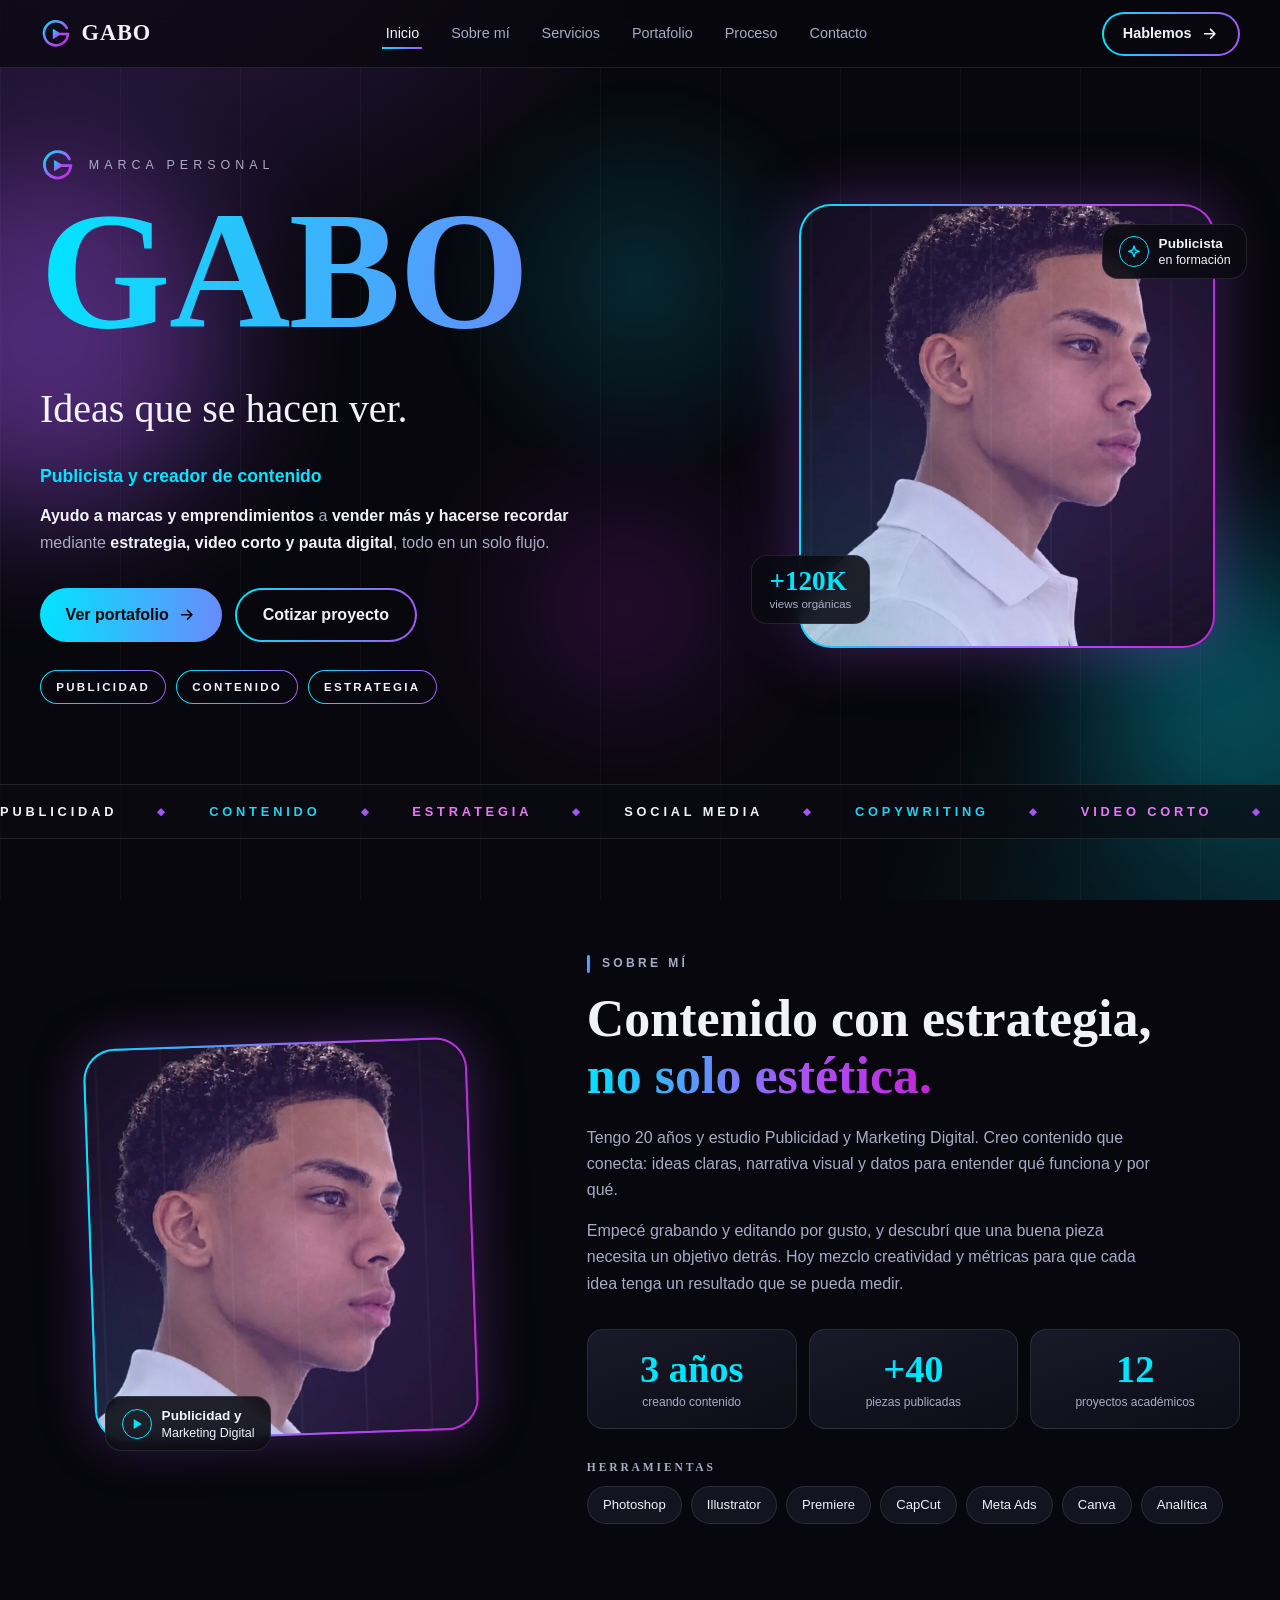
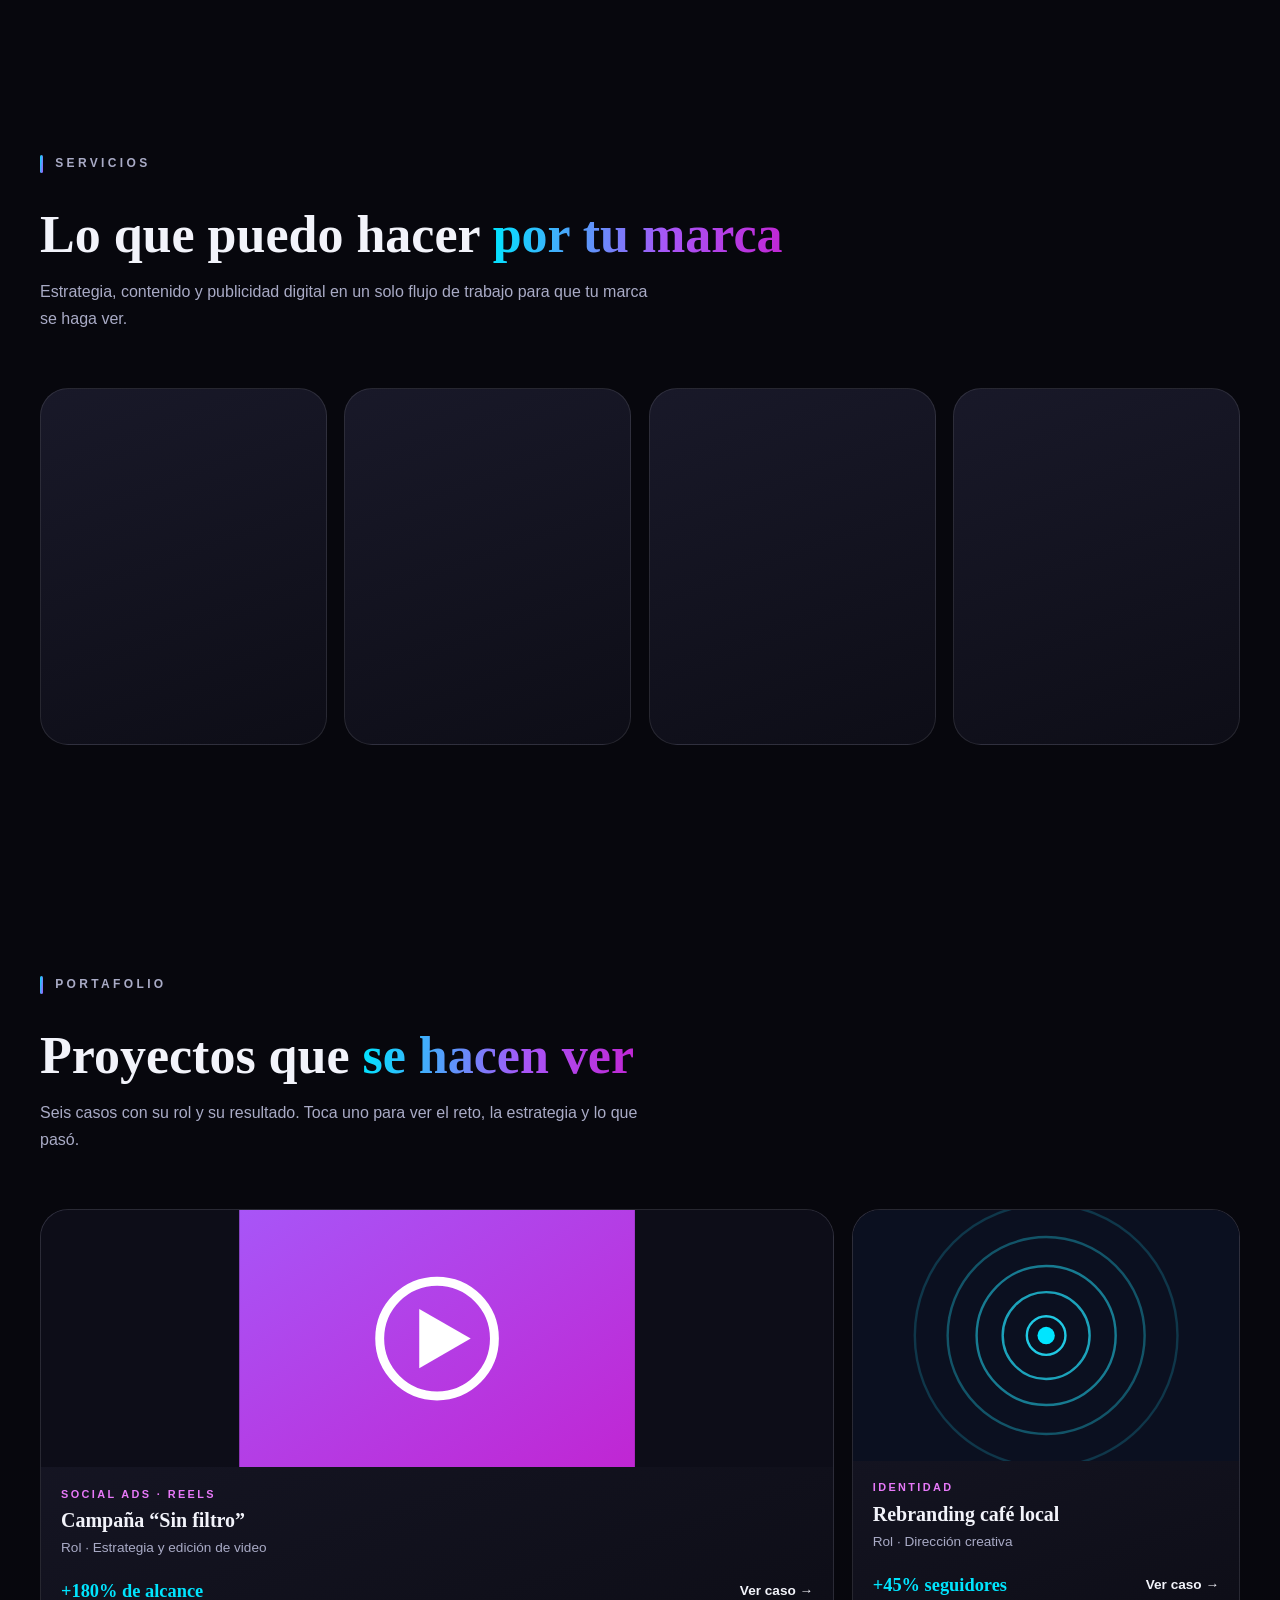
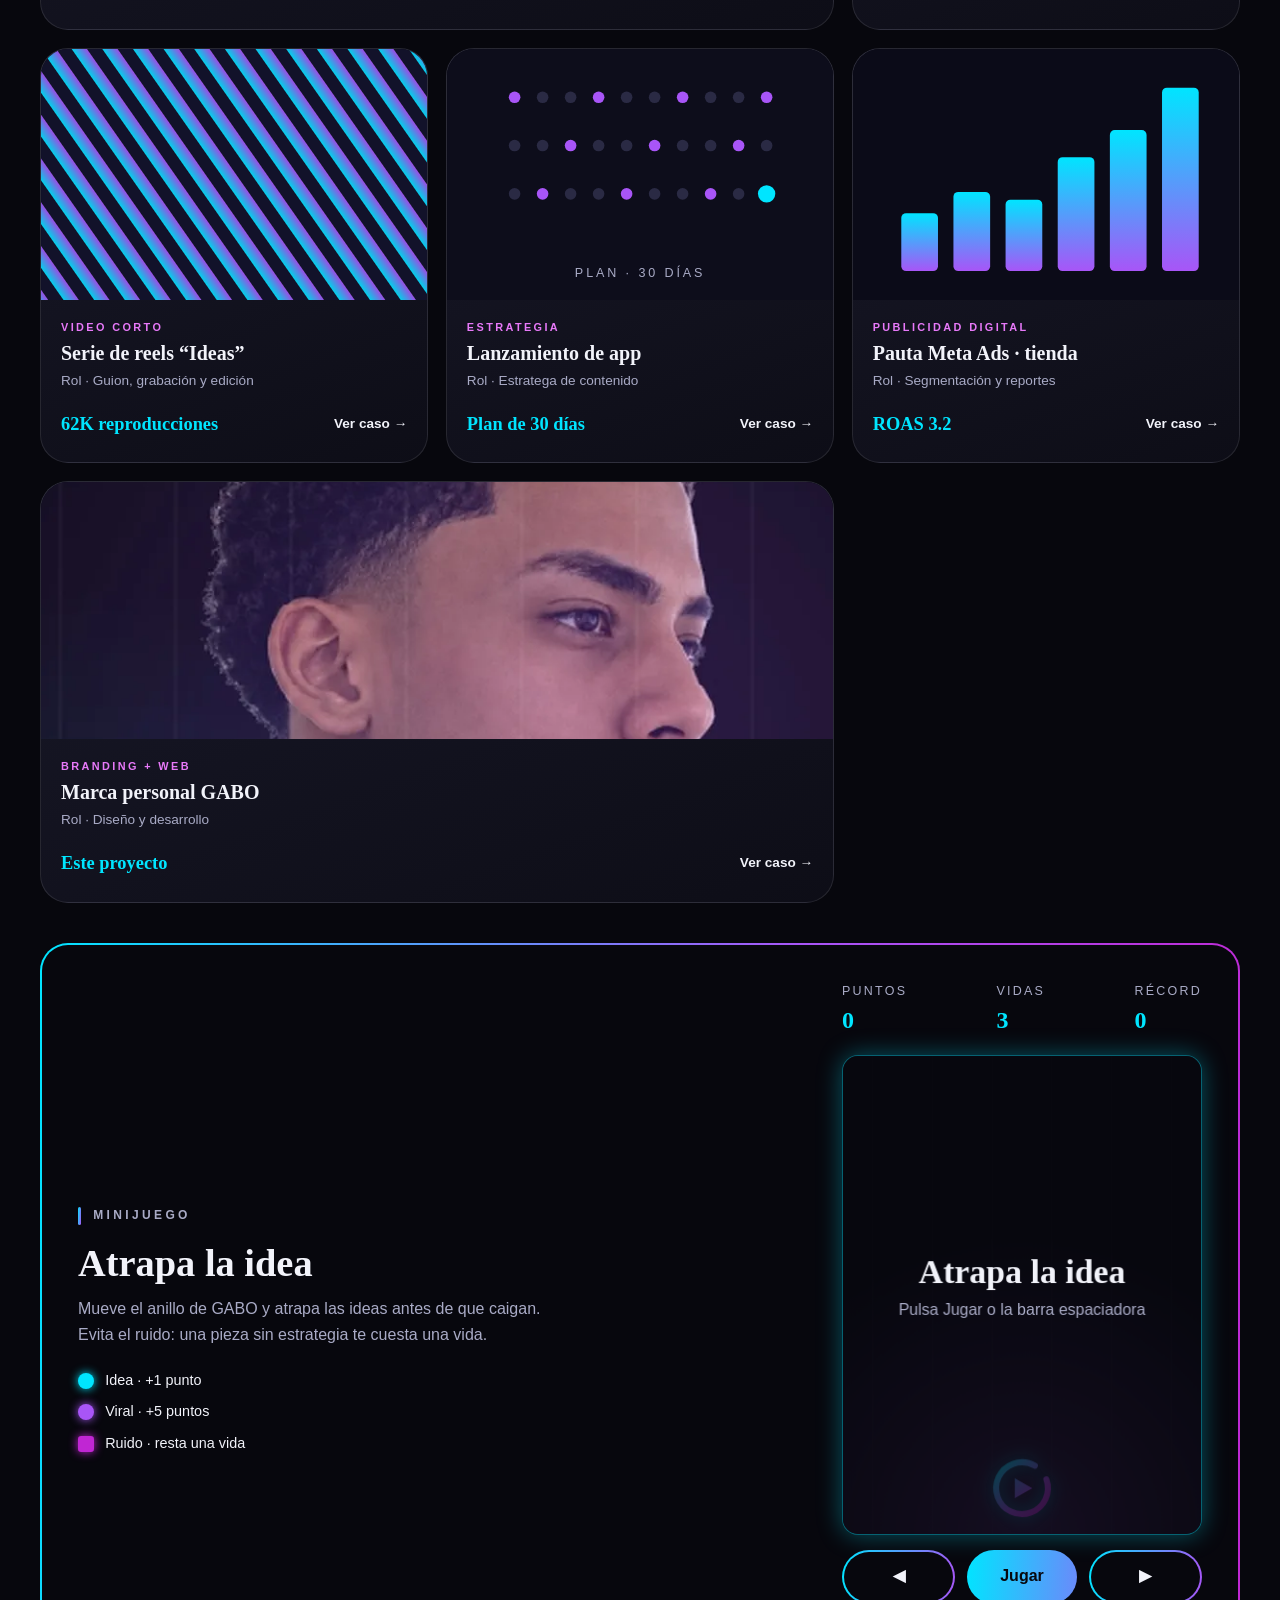
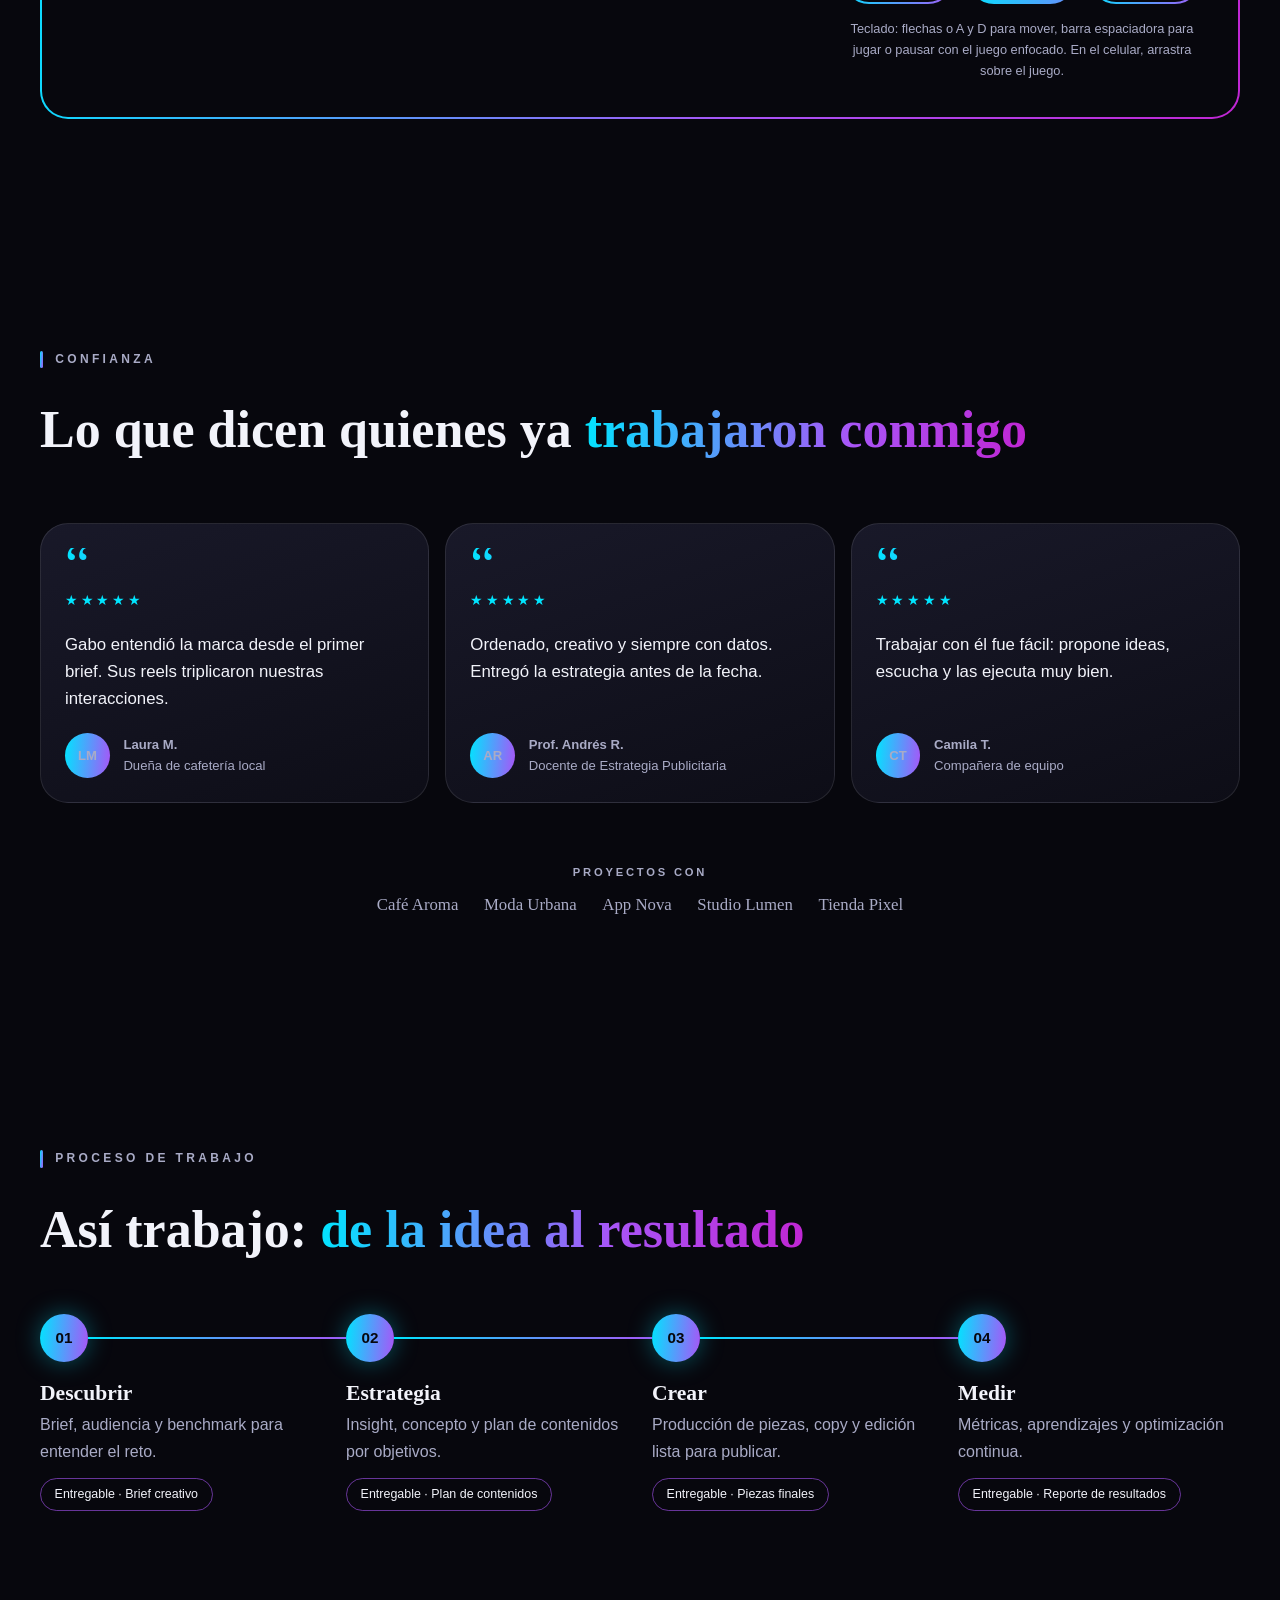
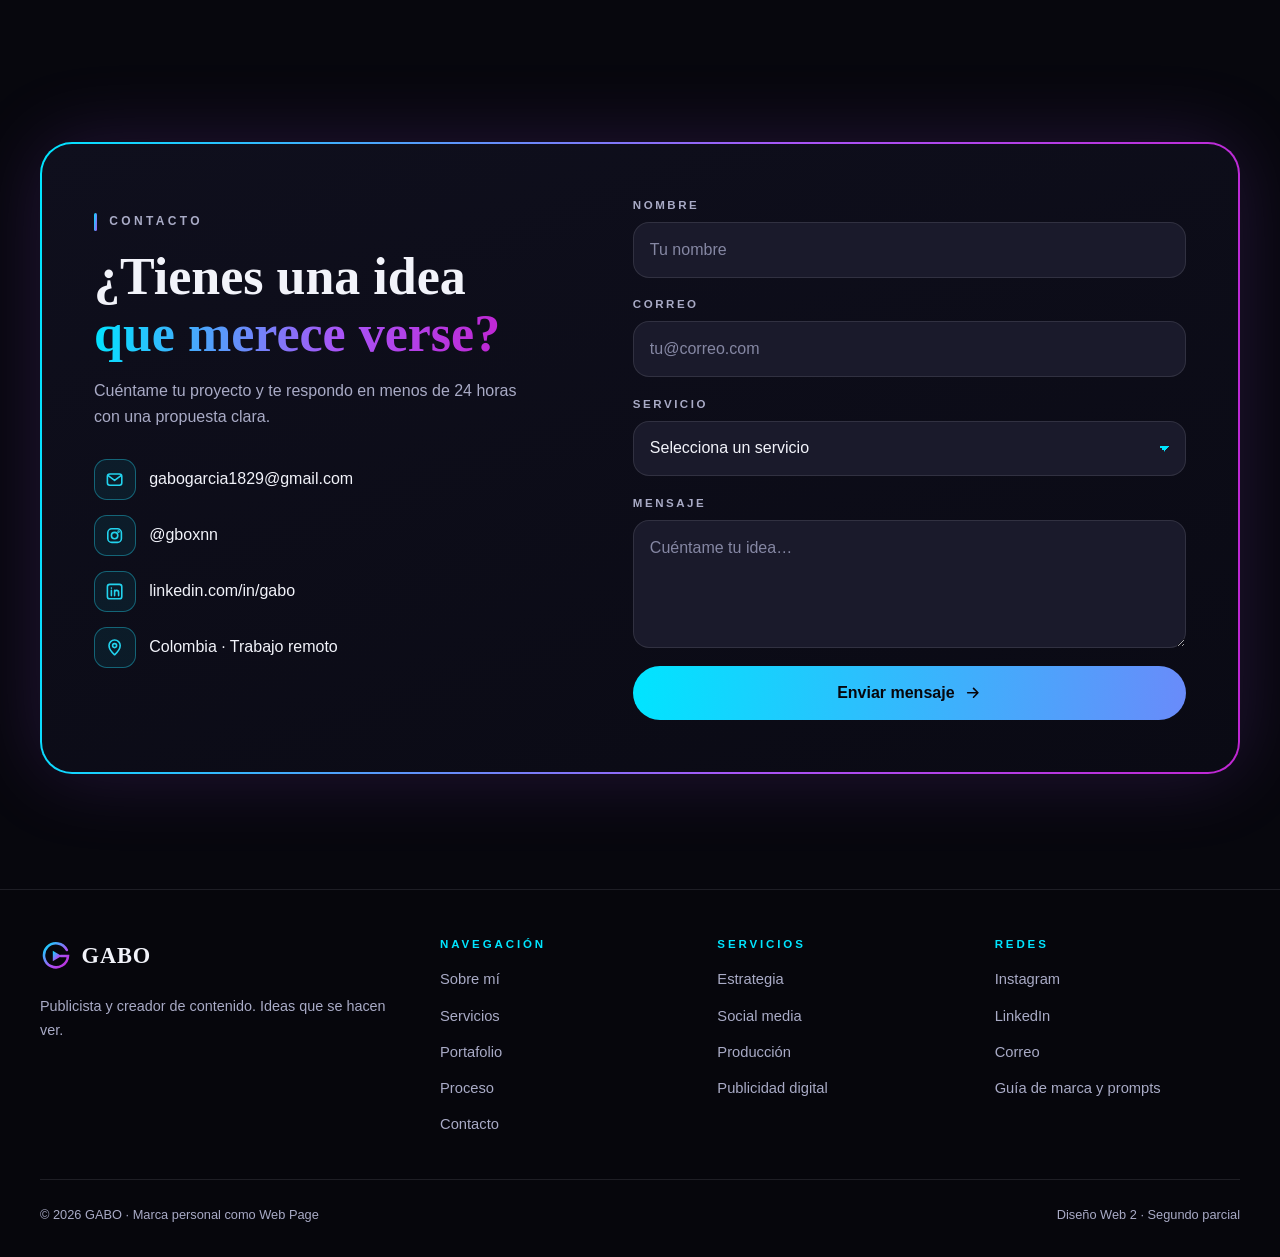
<file: index.html>
<!DOCTYPE html>
<html lang="es">
<head>
  <meta charset="utf-8">
  <meta name="viewport" content="width=device-width, initial-scale=1">
  <title>GABO · Publicista y creador de contenido</title>
  <meta name="description" content="Gabo, publicista y creador de contenido. Estrategia, contenido y pauta en un solo flujo para que tu marca se haga ver.">
  <meta name="theme-color" content="#07070d">
  <link rel="stylesheet" href="css/styles.css">
  <script>document.documentElement.classList.add('js');</script>
</head>
<body>

<!-- Íconos y logo reutilizables (trazo de 2 px, un solo color) -->
<svg width="0" height="0" style="position:absolute" aria-hidden="true" focusable="false">
  <defs>
    <linearGradient id="gm" x1="0" y1="0" x2="1" y2="1">
      <stop offset="0" stop-color="#00e5ff"/><stop offset="0.6" stop-color="#a855f7"/><stop offset="1" stop-color="#c026d3"/>
    </linearGradient>
  </defs>
  <!-- Monograma: anillo abierto + botón de play (G de GABO) -->
  <symbol id="logo" viewBox="0 0 40 40">
    <path d="M33.5 12.5A15 15 0 1 0 35 20h-9" fill="none" stroke="url(#gm)" stroke-width="3.2" stroke-linecap="round"/>
    <path d="M16 13.5v13l11-6.5z" fill="url(#gm)"/>
  </symbol>
  <symbol id="i-flecha" viewBox="0 0 24 24"><path d="M5 12h14M13 6l6 6-6 6" fill="none" stroke="currentColor" stroke-width="2.2" stroke-linecap="round" stroke-linejoin="round"/></symbol>
  <symbol id="i-estrategia" viewBox="0 0 24 24"><circle cx="12" cy="12" r="9"/><circle cx="12" cy="12" r="5"/><circle cx="12" cy="12" r="1.2"/></symbol>
  <symbol id="i-social" viewBox="0 0 24 24"><path d="M4 5h16v11H9l-5 4z"/><path d="M8 9.5h8M8 12.5h5"/></symbol>
  <symbol id="i-produccion" viewBox="0 0 24 24"><rect x="3" y="6" width="13" height="12" rx="2.5"/><path d="M16 10.5l5-3v9l-5-3"/></symbol>
  <symbol id="i-pauta" viewBox="0 0 24 24"><path d="M4 20V10M10 20V4M16 20v-7M22 20H2"/></symbol>
  <symbol id="i-correo" viewBox="0 0 24 24"><rect x="3" y="5" width="18" height="14" rx="3"/><path d="M4 7l8 6 8-6"/></symbol>
  <symbol id="i-insta" viewBox="0 0 24 24"><rect x="3.5" y="3.5" width="17" height="17" rx="5"/><circle cx="12" cy="12" r="4"/><circle cx="17" cy="7" r="0.6"/></symbol>
  <symbol id="i-linkedin" viewBox="0 0 24 24"><rect x="3" y="3" width="18" height="18" rx="3"/><path d="M8 10.5V17M8 7.5v.1M12 17v-6.5M12 13c0-1.7 1.2-2.5 2.5-2.5S17 11.3 17 13v4"/></symbol>
  <symbol id="i-pin" viewBox="0 0 24 24"><path d="M12 21s7-6 7-11.5A7 7 0 0 0 5 9.5C5 15 12 21 12 21z"/><circle cx="12" cy="9.5" r="2.5"/></symbol>
  <symbol id="i-play" viewBox="0 0 24 24"><path d="M7 4.5v15l12-7.5z" fill="currentColor" stroke="none"/></symbol>
  <symbol id="i-chispa" viewBox="0 0 24 24"><path d="M12 3l2 6 6 2-6 2-2 6-2-6-6-2 6-2z"/></symbol>
  <symbol id="i-ok" viewBox="0 0 24 24"><path d="M5 12.5l4.5 4.5L19 7.5"/></symbol>
</svg>

<a class="saltar" href="#contenido">Saltar al contenido</a>
<div class="progreso" aria-hidden="true"></div>
<div class="fondo" aria-hidden="true"><span class="orbe a"></span><span class="orbe b"></span><span class="orbe c"></span></div>

<!-- ================= NAVEGACIÓN ================= -->
<header class="nav">
  <div class="contenedor">
    <a class="logo" href="#inicio" aria-label="GABO, ir al inicio">
      <svg aria-hidden="true"><use href="#logo"/></svg>GABO
    </a>
    <nav aria-label="Principal">
      <ul class="nav-lista">
        <li><a href="#inicio">Inicio</a></li>
        <li><a href="#sobre-mi">Sobre mí</a></li>
        <li><a href="#servicios">Servicios</a></li>
        <li><a href="#portafolio">Portafolio</a></li>
        <li><a href="#proceso">Proceso</a></li>
        <li><a href="#contacto">Contacto</a></li>
      </ul>
    </nav>
    <a class="boton boton-secundario boton-chico nav-cta" href="#contacto">Hablemos
      <svg aria-hidden="true" fill="none"><use href="#i-flecha"/></svg></a>
    <button class="menu-boton" type="button" aria-expanded="false" aria-controls="menu-movil" aria-label="Abrir menú">
      <span></span><span></span><span></span>
    </button>
  </div>
</header>

<nav class="menu-movil" id="menu-movil" aria-label="Menú móvil">
  <a href="#inicio">Inicio</a>
  <a href="#sobre-mi">Sobre mí</a>
  <a href="#servicios">Servicios</a>
  <a href="#portafolio">Portafolio</a>
  <a href="#proceso">Proceso</a>
  <a href="#contacto">Contacto</a>
  <a class="boton boton-primario" href="#contacto">Hablemos</a>
</nav>

<main id="contenido">

  <!-- ================= 1. HERO ================= -->
  <section class="hero" id="inicio" aria-labelledby="titulo-hero">
    <div class="hero-brillo" aria-hidden="true"></div>
    <div class="contenedor hero-rejilla">
      <div class="hero-texto">
        <p class="hero-marca"><svg aria-hidden="true"><use href="#logo"/></svg>Marca personal</p>
        <h1 id="titulo-hero">GABO</h1>
        <p class="lema">Ideas que se hacen ver.</p>
        <p class="rol" aria-live="off"><span class="rota">Publicista y creador de contenido</span></p>
        <p class="propuesta">
          <strong>Ayudo a marcas y emprendimientos</strong> a <strong>vender más y hacerse recordar</strong>
          mediante <strong>estrategia, video corto y pauta digital</strong>, todo en un solo flujo.
        </p>
        <div class="hero-botones">
          <a class="boton boton-primario" href="#portafolio">Ver portafolio
            <svg aria-hidden="true" fill="none"><use href="#i-flecha"/></svg></a>
          <a class="boton boton-secundario" href="#contacto">Cotizar proyecto</a>
        </div>
        <ul class="hero-pildoras" aria-label="Áreas de trabajo">
          <li class="pildora borde">Publicidad</li>
          <li class="pildora borde">Contenido</li>
          <li class="pildora borde">Estrategia</li>
        </ul>
      </div>

      <div class="retrato">
        <div class="retrato-marco">
          <img src="img/gabo-hero.webp" width="824" height="880" alt="Retrato de Gabo de perfil, con camisa blanca tipo polo y luz fría sobre fondo oscuro violeta.">
        </div>
        <div class="chip-flota arriba">
          <span class="punto" aria-hidden="true"><svg fill="none" stroke="currentColor" stroke-width="2" stroke-linecap="round" stroke-linejoin="round"><use href="#i-chispa"/></svg></span>
          <span><b>Publicista</b>en formación</span>
        </div>
        <div class="chip-flota abajo">
          <b><span data-contar="120" data-prefijo="+" data-sufijo="K">+120K</span></b>
          <span>views orgánicas</span>
        </div>
      </div>
    </div>
  </section>

  <!-- Franja de palabras clave -->
  <div class="franja" aria-label="Palabras clave: publicidad, contenido, estrategia, social media, copywriting, video corto, marketing digital">
    <div class="franja-pista" aria-hidden="true">
      <span>Publicidad</span><span>Contenido</span><span>Estrategia</span><span>Social media</span><span>Copywriting</span><span>Video corto</span><span>Marketing digital</span>
      <span>Publicidad</span><span>Contenido</span><span>Estrategia</span><span>Social media</span><span>Copywriting</span><span>Video corto</span><span>Marketing digital</span>
    </div>
  </div>

  <!-- ================= 2. SOBRE MÍ ================= -->
  <section class="seccion" id="sobre-mi" aria-labelledby="titulo-sobre">
    <div class="contenedor sobre-rejilla">
      <div class="sobre-foto rv">
        <div class="retrato-marco">
          <img src="img/gabo-sobre-mi.webp" width="704" height="720" loading="lazy" alt="Gabo en un segundo retrato de perfil, con camisa blanca y fondo oscuro violeta.">
        </div>
        <div class="chip-flota">
          <span class="punto" aria-hidden="true"><svg fill="none" stroke="currentColor" stroke-width="2" stroke-linecap="round" stroke-linejoin="round"><use href="#i-play"/></svg></span>
          <span><b>Publicidad y</b>Marketing Digital</span>
        </div>
      </div>

      <div class="sobre-texto rv">
        <p class="etiqueta">Sobre mí</p>
        <h2 id="titulo-sobre">Contenido con estrategia, <span class="grad">no solo estética.</span></h2>
        <p>Tengo 20 años y estudio Publicidad y Marketing Digital. Creo contenido que conecta: ideas claras, narrativa visual y datos para entender qué funciona y por qué.</p>
        <p>Empecé grabando y editando por gusto, y descubrí que una buena pieza necesita un objetivo detrás. Hoy mezclo creatividad y métricas para que cada idea tenga un resultado que se pueda medir.</p>

        <ul class="cifras" aria-label="Cifras">
          <li class="card cifra"><b data-contar="3" data-sufijo=" años">3 años</b><span>creando contenido</span></li>
          <li class="card cifra"><b data-contar="40" data-prefijo="+">+40</b><span>piezas publicadas</span></li>
          <li class="card cifra"><b data-contar="12">12</b><span>proyectos académicos</span></li>
        </ul>

        <h3 class="sub-titulo">Herramientas</h3>
        <ul class="herramientas">
          <li>Photoshop</li><li>Illustrator</li><li>Premiere</li><li>CapCut</li><li>Meta Ads</li><li>Canva</li><li>Analítica</li>
        </ul>
      </div>
    </div>
  </section>

  <!-- ================= 3. SERVICIOS ================= -->
  <section class="seccion" id="servicios" aria-labelledby="titulo-servicios">
    <div class="contenedor">
      <div class="encabezado rv">
        <p class="etiqueta">Servicios</p>
        <h2 id="titulo-servicios">Lo que puedo hacer <span class="grad">por tu marca</span></h2>
        <p>Estrategia, contenido y publicidad digital en un solo flujo de trabajo para que tu marca se haga ver.</p>
      </div>

      <ul class="servicios-rejilla">
        <li class="card servicio rv">
          <div class="servicio-cabeza"><span class="icono"><svg aria-hidden="true"><use href="#i-estrategia"/></svg></span><span class="numero">01</span></div>
          <h3>Estrategia de contenido</h3>
          <p>Un plan de contenidos alineado a tus objetivos, tu audiencia y tu marca.</p>
          <ul><li>Calendario editorial</li><li>Pilares e insights</li></ul>
          <a class="enlace-flecha" href="#contacto" data-servicio="Estrategia de contenido">Saber más <svg aria-hidden="true" fill="none"><use href="#i-flecha"/></svg></a>
        </li>
        <li class="card servicio rv">
          <div class="servicio-cabeza"><span class="icono"><svg aria-hidden="true"><use href="#i-social"/></svg></span><span class="numero">02</span></div>
          <h3>Social media</h3>
          <p>Gestión de comunidad y crecimiento orgánico en tus redes.</p>
          <ul><li>Reels y carruseles</li><li>Community management</li></ul>
          <a class="enlace-flecha" href="#contacto" data-servicio="Social media">Saber más <svg aria-hidden="true" fill="none"><use href="#i-flecha"/></svg></a>
        </li>
        <li class="card servicio rv">
          <div class="servicio-cabeza"><span class="icono"><svg aria-hidden="true"><use href="#i-produccion"/></svg></span><span class="numero">03</span></div>
          <h3>Producción de contenido</h3>
          <p>Foto, video corto y piezas listas para publicar.</p>
          <ul><li>Guion y edición</li><li>Dirección creativa</li></ul>
          <a class="enlace-flecha" href="#contacto" data-servicio="Producción de contenido">Saber más <svg aria-hidden="true" fill="none"><use href="#i-flecha"/></svg></a>
        </li>
        <li class="card servicio rv">
          <div class="servicio-cabeza"><span class="icono"><svg aria-hidden="true"><use href="#i-pauta"/></svg></span><span class="numero">04</span></div>
          <h3>Publicidad digital</h3>
          <p>Campañas de pauta con medición clara de resultados.</p>
          <ul><li>Segmentación en Meta Ads</li><li>Reportes de métricas</li></ul>
          <a class="enlace-flecha" href="#contacto" data-servicio="Publicidad digital">Saber más <svg aria-hidden="true" fill="none"><use href="#i-flecha"/></svg></a>
        </li>
      </ul>
    </div>
  </section>

  <!-- ================= 4. PORTAFOLIO ================= -->
  <section class="seccion" id="portafolio" aria-labelledby="titulo-portafolio">
    <div class="contenedor">
      <div class="encabezado rv">
        <p class="etiqueta">Portafolio</p>
        <h2 id="titulo-portafolio">Proyectos que <span class="grad">se hacen ver</span></h2>
        <p>Seis casos con su rol y su resultado. Toca uno para ver el reto, la estrategia y lo que pasó.</p>
      </div>

      <ul class="portafolio-rejilla" id="proyectos">
        <!-- Las tarjetas se generan desde js/main.js (datos en un solo lugar) -->
      </ul>

      <!-- Minijuego del ejercicio 1 -->
      <div class="juego rv" id="minijuego">
        <div class="juego-texto">
          <p class="etiqueta">Minijuego</p>
          <h3>Atrapa la idea</h3>
          <p>Mueve el anillo de GABO y atrapa las ideas antes de que caigan. Evita el ruido: una pieza sin estrategia te cuesta una vida.</p>
          <ul class="juego-leyenda">
            <li><i class="i1"></i>Idea · +1 punto</li>
            <li><i class="i2"></i>Viral · +5 puntos</li>
            <li><i class="i3"></i>Ruido · resta una vida</li>
          </ul>
        </div>
        <div class="juego-mando">
          <div class="juego-marcador" aria-live="off">
            <div>Puntos<b id="j-puntos">0</b></div>
            <div>Vidas<b id="j-vidas">3</b></div>
            <div>Récord<b id="j-record">0</b></div>
          </div>
          <canvas class="juego-lienzo" id="lienzo" width="360" height="480" role="img" aria-label="Área de juego: mueve el anillo de GABO para atrapar ideas"></canvas>
          <div class="juego-controles">
            <button class="boton boton-secundario" type="button" id="j-izq" aria-label="Mover a la izquierda">◀</button>
            <button class="boton boton-primario" type="button" id="j-jugar">Jugar</button>
            <button class="boton boton-secundario" type="button" id="j-der" aria-label="Mover a la derecha">▶</button>
          </div>
          <p class="juego-aviso">Teclado: flechas o A y D para mover, barra espaciadora para jugar o pausar con el juego enfocado. En el celular, arrastra sobre el juego.</p>
          <p class="solo-lector" id="j-anuncio" role="status"></p>
        </div>
      </div>
    </div>
  </section>

  <!-- ================= 5. TESTIMONIOS ================= -->
  <section class="seccion" id="testimonios" aria-labelledby="titulo-testimonios">
    <div class="contenedor">
      <div class="encabezado rv">
        <p class="etiqueta">Confianza</p>
        <h2 id="titulo-testimonios">Lo que dicen quienes ya <span class="grad">trabajaron conmigo</span></h2>
      </div>

      <div class="carrusel" id="carrusel" tabindex="0" role="region" aria-label="Testimonios, desliza para ver más">
        <figure class="card testimonio rv">
          <span class="comilla" aria-hidden="true">“</span>
          <span class="estrellas" role="img" aria-label="5 de 5 estrellas">★★★★★</span>
          <blockquote>Gabo entendió la marca desde el primer brief. Sus reels triplicaron nuestras interacciones.</blockquote>
          <figcaption><span class="avatar" aria-hidden="true">LM</span><span><b>Laura M.</b><span>Dueña de cafetería local</span></span></figcaption>
        </figure>
        <figure class="card testimonio rv">
          <span class="comilla" aria-hidden="true">“</span>
          <span class="estrellas" role="img" aria-label="5 de 5 estrellas">★★★★★</span>
          <blockquote>Ordenado, creativo y siempre con datos. Entregó la estrategia antes de la fecha.</blockquote>
          <figcaption><span class="avatar" aria-hidden="true">AR</span><span><b>Prof. Andrés R.</b><span>Docente de Estrategia Publicitaria</span></span></figcaption>
        </figure>
        <figure class="card testimonio rv">
          <span class="comilla" aria-hidden="true">“</span>
          <span class="estrellas" role="img" aria-label="5 de 5 estrellas">★★★★★</span>
          <blockquote>Trabajar con él fue fácil: propone ideas, escucha y las ejecuta muy bien.</blockquote>
          <figcaption><span class="avatar" aria-hidden="true">CT</span><span><b>Camila T.</b><span>Compañera de equipo</span></span></figcaption>
        </figure>
      </div>
      <div class="carrusel-botones">
        <button type="button" id="car-prev" aria-label="Testimonio anterior"><svg viewBox="0 0 24 24" aria-hidden="true"><path d="M15 5l-7 7 7 7"/></svg></button>
        <button type="button" id="car-next" aria-label="Testimonio siguiente"><svg viewBox="0 0 24 24" aria-hidden="true"><path d="M9 5l7 7-7 7"/></svg></button>
      </div>

      <p class="marcas rv"><small>Proyectos con</small><span>Café Aroma</span><span>Moda Urbana</span><span>App Nova</span><span>Studio Lumen</span><span>Tienda Pixel</span></p>
    </div>
  </section>

  <!-- ================= 6. PROCESO ================= -->
  <section class="seccion" id="proceso" aria-labelledby="titulo-proceso">
    <div class="contenedor">
      <div class="encabezado rv">
        <p class="etiqueta">Proceso de trabajo</p>
        <h2 id="titulo-proceso">Así trabajo: <span class="grad">de la idea al resultado</span></h2>
      </div>
      <ol class="pasos">
        <li class="paso rv"><span class="paso-num">01</span><h3>Descubrir</h3><p>Brief, audiencia y benchmark para entender el reto.</p><span class="entregable">Entregable · Brief creativo</span></li>
        <li class="paso rv"><span class="paso-num">02</span><h3>Estrategia</h3><p>Insight, concepto y plan de contenidos por objetivos.</p><span class="entregable">Entregable · Plan de contenidos</span></li>
        <li class="paso rv"><span class="paso-num">03</span><h3>Crear</h3><p>Producción de piezas, copy y edición lista para publicar.</p><span class="entregable">Entregable · Piezas finales</span></li>
        <li class="paso rv"><span class="paso-num">04</span><h3>Medir</h3><p>Métricas, aprendizajes y optimización continua.</p><span class="entregable">Entregable · Reporte de resultados</span></li>
      </ol>
    </div>
  </section>

  <!-- ================= 7. CONTACTO ================= -->
  <section class="seccion" id="contacto" aria-labelledby="titulo-contacto">
    <div class="contenedor">
      <div class="contacto-caja rv">
        <div class="contacto-info">
          <p class="etiqueta">Contacto</p>
          <h2 id="titulo-contacto">¿Tienes una idea <span class="grad">que merece verse?</span></h2>
          <p>Cuéntame tu proyecto y te respondo en menos de 24 horas con una propuesta clara.</p>
          <ul class="contacto-datos">
            <li><a href="mailto:gabogarcia1829@gmail.com"><span class="icono"><svg aria-hidden="true"><use href="#i-correo"/></svg></span>gabogarcia1829@gmail.com</a></li>
            <li><a href="https://instagram.com/gboxnn" target="_blank" rel="noopener"><span class="icono"><svg aria-hidden="true"><use href="#i-insta"/></svg></span>@gboxnn</a></li>
            <li><a href="https://linkedin.com/in/gabo" target="_blank" rel="noopener"><span class="icono"><svg aria-hidden="true"><use href="#i-linkedin"/></svg></span>linkedin.com/in/gabo</a></li>
            <li><span><span class="icono"><svg aria-hidden="true"><use href="#i-pin"/></svg></span>Colombia · Trabajo remoto</span></li>
          </ul>
        </div>

        <div>
          <form class="formulario" id="formulario" name="contacto" method="POST" data-netlify="true" novalidate>
            <input type="hidden" name="form-name" value="contacto">
            <div class="campo">
              <label for="f-nombre">Nombre</label>
              <input id="f-nombre" name="nombre" type="text" autocomplete="name" placeholder="Tu nombre" required>
              <span class="error" id="e-nombre">Escribe tu nombre.</span>
            </div>
            <div class="campo">
              <label for="f-correo">Correo</label>
              <input id="f-correo" name="correo" type="email" autocomplete="email" placeholder="tu@correo.com" required>
              <span class="error" id="e-correo">Escribe un correo válido, por ejemplo nombre@correo.com.</span>
            </div>
            <div class="campo">
              <label for="f-servicio">Servicio</label>
              <select id="f-servicio" name="servicio" required>
                <option value="">Selecciona un servicio</option>
                <option>Estrategia de contenido</option>
                <option>Social media</option>
                <option>Producción de contenido</option>
                <option>Publicidad digital</option>
                <option>Otro</option>
              </select>
              <span class="error" id="e-servicio">Elige el servicio que te interesa.</span>
            </div>
            <div class="campo">
              <label for="f-mensaje">Mensaje</label>
              <textarea id="f-mensaje" name="mensaje" placeholder="Cuéntame tu idea…" required></textarea>
              <span class="error" id="e-mensaje">Cuéntame un poco de tu proyecto (mínimo 10 caracteres).</span>
            </div>
            <button class="boton boton-primario" type="submit" id="f-enviar">Enviar mensaje
              <svg aria-hidden="true" fill="none"><use href="#i-flecha"/></svg></button>
            <div class="estado-form" id="estado-form" role="status" hidden></div>
          </form>

          <div class="gracias" id="gracias" hidden>
            <span class="icono"><svg aria-hidden="true"><use href="#i-ok"/></svg></span>
            <h3>¡Gracias!</h3>
            <p>Recibí tu mensaje. Te respondo en menos de 24 horas.</p>
            <button class="boton boton-secundario boton-chico" type="button" id="otro-mensaje">Enviar otro mensaje</button>
          </div>
        </div>
      </div>
    </div>
  </section>
</main>

<!-- ================= FOOTER ================= -->
<footer class="pie">
  <div class="contenedor">
    <div class="pie-rejilla">
      <div>
        <a class="logo" href="#inicio" aria-label="GABO, volver arriba"><svg aria-hidden="true"><use href="#logo"/></svg>GABO</a>
        <p>Publicista y creador de contenido. Ideas que se hacen ver.</p>
      </div>
      <div>
        <h2>Navegación</h2>
        <ul>
          <li><a href="#sobre-mi">Sobre mí</a></li>
          <li><a href="#servicios">Servicios</a></li>
          <li><a href="#portafolio">Portafolio</a></li>
          <li><a href="#proceso">Proceso</a></li>
          <li><a href="#contacto">Contacto</a></li>
        </ul>
      </div>
      <div>
        <h2>Servicios</h2>
        <ul>
          <li><a href="#servicios">Estrategia</a></li>
          <li><a href="#servicios">Social media</a></li>
          <li><a href="#servicios">Producción</a></li>
          <li><a href="#servicios">Publicidad digital</a></li>
        </ul>
      </div>
      <div>
        <h2>Redes</h2>
        <ul>
          <li><a href="https://instagram.com/gboxnn" target="_blank" rel="noopener">Instagram</a></li>
          <li><a href="https://linkedin.com/in/gabo" target="_blank" rel="noopener">LinkedIn</a></li>
          <li><a href="mailto:gabogarcia1829@gmail.com">Correo</a></li>
          <li><a href="guia.html">Guía de marca y prompts</a></li>
        </ul>
      </div>
    </div>
    <div class="pie-final">
      <span>© 2026 GABO · Marca personal como Web Page</span>
      <span>Diseño Web 2 · Segundo parcial</span>
    </div>
  </div>
</footer>

<button class="subir" type="button" id="subir" aria-label="Volver arriba"><svg viewBox="0 0 24 24" aria-hidden="true"><path d="M12 19V5M5 12l7-7 7 7"/></svg></button>

<!-- Ventana del caso de estudio -->
<dialog class="caso" id="caso" aria-labelledby="caso-titulo">
  <button class="caso-cerrar" type="button" id="caso-cerrar" aria-label="Cerrar caso">✕</button>
  <div class="caso-arte" id="caso-arte"></div>
  <div class="caso-cuerpo">
    <p class="proyecto-cat" id="caso-cat"></p>
    <h3 id="caso-titulo"></h3>
    <dl>
      <div><dt>Mi rol</dt><dd id="caso-rol"></dd></div>
      <div><dt>Reto</dt><dd id="caso-reto"></dd></div>
      <div><dt>Estrategia</dt><dd id="caso-estrategia"></dd></div>
      <div><dt>Resultado</dt><dd id="caso-resultado"></dd></div>
    </dl>
    <a class="boton boton-primario" href="#contacto" id="caso-cta">Quiero algo así</a>
  </div>
</dialog>

<script src="js/main.js"></script>
</body>
</html>
</file>
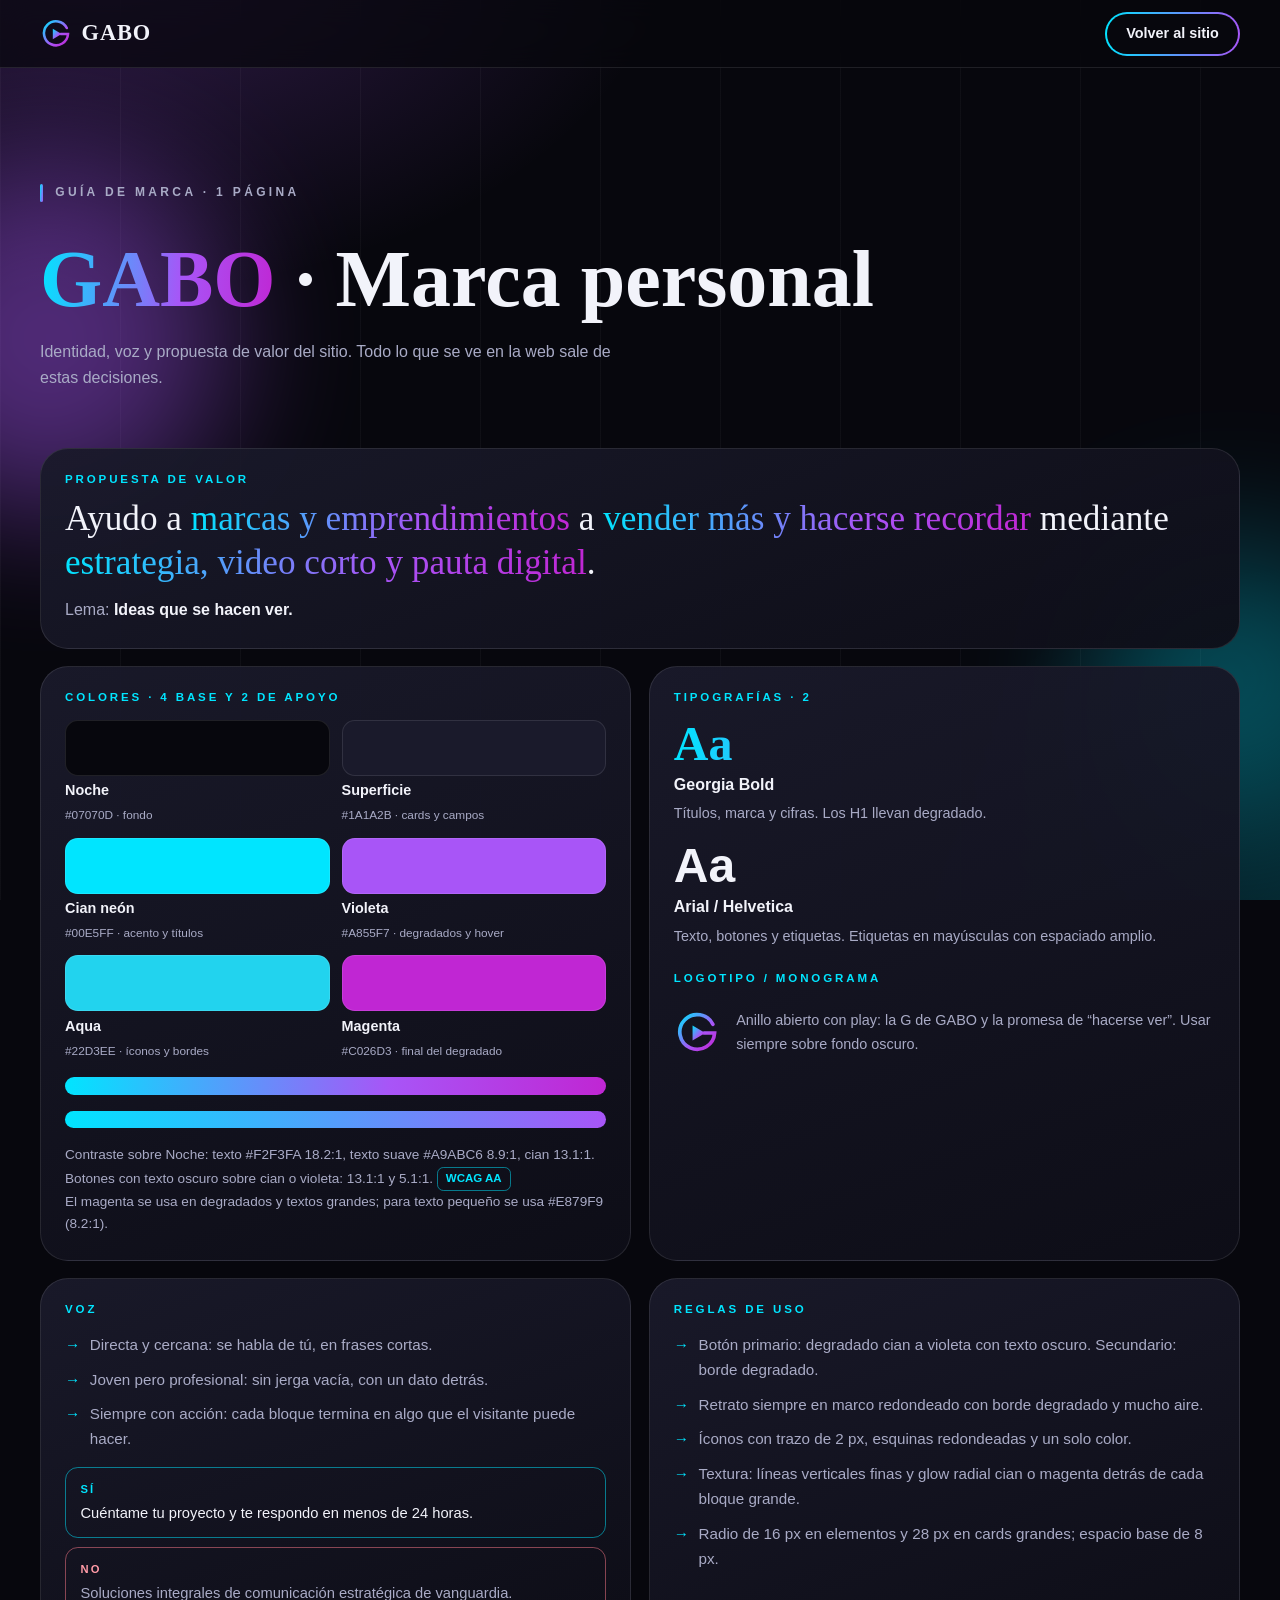
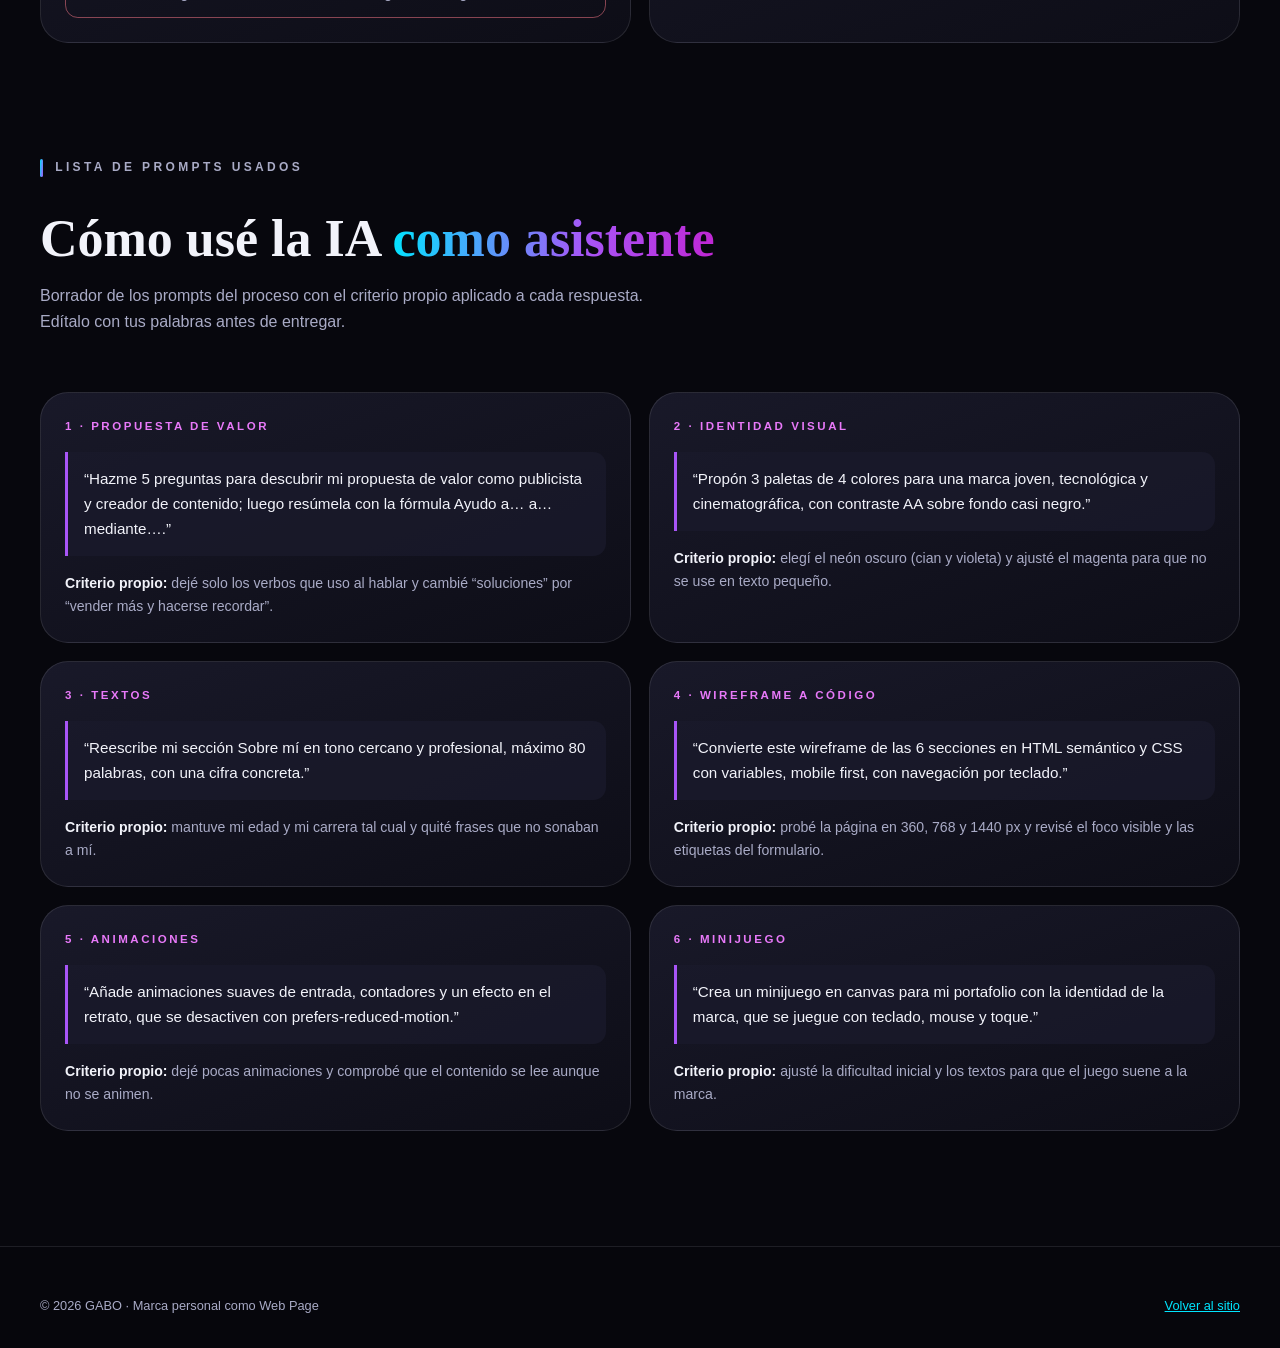
<file: guia.html>
<!DOCTYPE html>
<html lang="es">
<head>
  <meta charset="utf-8">
  <meta name="viewport" content="width=device-width, initial-scale=1">
  <title>GABO · Guía de marca y prompts</title>
  <meta name="description" content="Guía de marca de una página de GABO: colores, fuentes, voz y lista de prompts usados.">
  <link rel="stylesheet" href="css/styles.css">
  <style>
    /* Estilos propios de la guía; usan las mismas variables de la marca */
    .guia-rejilla { display: grid; gap: 1.1rem; }
    .guia-rejilla > .card { display: grid; gap: 1rem; align-content: start; }
    .guia h3.sub { font-family: var(--fuente-texto); font-size: 0.72rem; letter-spacing: 0.25em; text-transform: uppercase; color: var(--cian); }
    .muestras { display: grid; grid-template-columns: repeat(2, 1fr); gap: 0.75rem; }
    .muestra { display: grid; gap: 0.2rem; font-size: 0.8rem; color: var(--texto-suave); }
    .muestra i { display: block; height: 3.5rem; border-radius: 0.8rem; border: 1px solid var(--linea); }
    .muestra b { color: var(--texto); font-size: 0.9rem; }
    .muestra small { font-size: 0.74rem; }
    .banda { height: 1.1rem; border-radius: 999px; }
    .aa { display: inline-block; padding: 0.1rem 0.5rem; border-radius: 0.4rem; border: 1px solid rgba(0, 229, 255, 0.5); color: var(--cian); font-size: 0.72rem; font-weight: 700; }
    .tipo-ejemplo { display: grid; gap: 0.25rem; }
    .tipo-ejemplo .gigante { font-family: var(--fuente-titulos); font-weight: 700; font-size: 3rem; line-height: 1; }
    .voz-lista { display: grid; gap: 0.6rem; font-size: 0.95rem; color: var(--texto-suave); }
    .voz-lista li { display: flex; gap: 0.6rem; }
    .voz-lista li::before { content: "→"; color: var(--cian); }
    .si-no { display: grid; gap: 0.6rem; }
    .si-no p { padding: 0.7rem 0.9rem; border-radius: 0.8rem; border: 1px solid var(--linea); font-size: 0.92rem; }
    .si-no .si { border-color: rgba(0, 229, 255, 0.5); }
    .si-no .no { border-color: rgba(255, 122, 138, 0.5); color: var(--texto-suave); }
    .si-no b { display: block; font-size: 0.7rem; letter-spacing: 0.2em; text-transform: uppercase; margin-bottom: 0.2rem; }
    .si-no .si b { color: var(--cian); } .si-no .no b { color: #ff9aa6; }
    .prompt { display: grid; gap: 0.6rem; }
    .prompt .tarea { font-size: 0.72rem; letter-spacing: 0.22em; text-transform: uppercase; font-weight: 700; color: var(--magenta-texto); }
    .prompt blockquote { margin: 0; padding: 0.9rem 1rem; border-left: 3px solid var(--violeta); background: rgba(26, 26, 43, 0.8); border-radius: 0 0.8rem 0.8rem 0; font-size: 0.95rem; }
    .prompt .criterio { font-size: 0.88rem; color: var(--texto-suave); }
    .prompt .criterio b { color: var(--texto); }
    .volver { margin-bottom: 2rem; }
    @media (min-width: 768px) { .guia-rejilla.dos { grid-template-columns: repeat(2, 1fr); } .guia-rejilla.tres { grid-template-columns: repeat(3, 1fr); } }
  </style>
</head>
<body>
<svg width="0" height="0" style="position:absolute" aria-hidden="true" focusable="false">
  <defs><linearGradient id="gm" x1="0" y1="0" x2="1" y2="1"><stop offset="0" stop-color="#00e5ff"/><stop offset="0.6" stop-color="#a855f7"/><stop offset="1" stop-color="#c026d3"/></linearGradient></defs>
  <symbol id="logo" viewBox="0 0 40 40">
    <path d="M33.5 12.5A15 15 0 1 0 35 20h-9" fill="none" stroke="url(#gm)" stroke-width="3.2" stroke-linecap="round"/>
    <path d="M16 13.5v13l11-6.5z" fill="url(#gm)"/>
  </symbol>
</svg>
<a class="saltar" href="#contenido">Saltar al contenido</a>
<div class="fondo" aria-hidden="true"><span class="orbe a"></span><span class="orbe b"></span></div>

<header class="nav">
  <div class="contenedor">
    <a class="logo" href="index.html" aria-label="GABO, volver al sitio"><svg aria-hidden="true"><use href="#logo"/></svg>GABO</a>
    <a class="boton boton-secundario boton-chico" href="index.html">Volver al sitio</a>
  </div>
</header>

<main id="contenido" class="guia">
  <section class="seccion" aria-labelledby="t-guia">
    <div class="contenedor">
      <div class="encabezado">
        <p class="etiqueta">Guía de marca · 1 página</p>
        <h1 id="t-guia" style="font-size: clamp(2.6rem, 8vw, 5rem)"><span class="grad">GABO</span> · Marca personal</h1>
        <p>Identidad, voz y propuesta de valor del sitio. Todo lo que se ve en la web sale de estas decisiones.</p>
      </div>

      <div class="card" style="margin-bottom: 1.1rem">
        <h2 class="sub" style="font-family: var(--fuente-texto); font-size: 0.72rem; letter-spacing: 0.25em; text-transform: uppercase; color: var(--cian)">Propuesta de valor</h2>
        <p style="font-family: var(--fuente-titulos); font-size: clamp(1.4rem, 3.6vw, 2.2rem); line-height: 1.25; margin-top: 0.75rem">
          Ayudo a <span class="grad">marcas y emprendimientos</span> a <span class="grad">vender más y hacerse recordar</span>
          mediante <span class="grad">estrategia, video corto y pauta digital</span>.
        </p>
        <p style="color: var(--texto-suave); margin-top: 0.75rem">Lema: <strong style="color: var(--texto)">Ideas que se hacen ver.</strong></p>
      </div>

      <div class="guia-rejilla dos">
        <div class="card">
          <h2 class="sub" style="font-family: var(--fuente-texto); font-size: 0.72rem; letter-spacing: 0.25em; text-transform: uppercase; color: var(--cian)">Colores · 4 base y 2 de apoyo</h2>
          <div class="muestras">
            <div class="muestra"><i style="background:#07070d"></i><b>Noche</b><small>#07070D · fondo</small></div>
            <div class="muestra"><i style="background:#1a1a2b"></i><b>Superficie</b><small>#1A1A2B · cards y campos</small></div>
            <div class="muestra"><i style="background:#00e5ff"></i><b>Cian neón</b><small>#00E5FF · acento y títulos</small></div>
            <div class="muestra"><i style="background:#a855f7"></i><b>Violeta</b><small>#A855F7 · degradados y hover</small></div>
            <div class="muestra"><i style="background:#22d3ee"></i><b>Aqua</b><small>#22D3EE · íconos y bordes</small></div>
            <div class="muestra"><i style="background:#c026d3"></i><b>Magenta</b><small>#C026D3 · final del degradado</small></div>
          </div>
          <div class="banda" style="background: var(--grad-marca)" role="img" aria-label="Degradado de marca de cian a magenta"></div>
          <div class="banda" style="background: var(--grad-accion)" role="img" aria-label="Degradado de acción de cian a violeta"></div>
          <p style="font-size: 0.85rem; color: var(--texto-suave)">Contraste sobre Noche: texto #F2F3FA 18.2:1, texto suave #A9ABC6 8.9:1, cian 13.1:1. Botones con texto oscuro sobre cian o violeta: 13.1:1 y 5.1:1. <span class="aa">WCAG AA</span><br>El magenta se usa en degradados y textos grandes; para texto pequeño se usa #E879F9 (8.2:1).</p>
        </div>

        <div class="card">
          <h2 class="sub" style="font-family: var(--fuente-texto); font-size: 0.72rem; letter-spacing: 0.25em; text-transform: uppercase; color: var(--cian)">Tipografías · 2</h2>
          <div class="tipo-ejemplo"><span class="gigante grad">Aa</span><b>Georgia Bold</b><span style="color: var(--texto-suave); font-size: 0.9rem">Títulos, marca y cifras. Los H1 llevan degradado.</span></div>
          <div class="tipo-ejemplo"><span class="gigante" style="font-family: var(--fuente-texto)">Aa</span><b>Arial / Helvetica</b><span style="color: var(--texto-suave); font-size: 0.9rem">Texto, botones y etiquetas. Etiquetas en mayúsculas con espaciado amplio.</span></div>
          <h3 class="sub" style="margin-top: 0.5rem">Logotipo / monograma</h3>
          <div style="display: flex; align-items: center; gap: 1rem">
            <svg width="64" height="64" aria-label="Monograma de GABO: anillo abierto con botón de play"><use href="#logo"/></svg>
            <p style="color: var(--texto-suave); font-size: 0.9rem">Anillo abierto con play: la G de GABO y la promesa de “hacerse ver”. Usar siempre sobre fondo oscuro.</p>
          </div>
        </div>
      </div>

      <div class="guia-rejilla dos" style="margin-top: 1.1rem">
        <div class="card">
          <h2 class="sub" style="font-family: var(--fuente-texto); font-size: 0.72rem; letter-spacing: 0.25em; text-transform: uppercase; color: var(--cian)">Voz</h2>
          <ul class="voz-lista">
            <li>Directa y cercana: se habla de tú, en frases cortas.</li>
            <li>Joven pero profesional: sin jerga vacía, con un dato detrás.</li>
            <li>Siempre con acción: cada bloque termina en algo que el visitante puede hacer.</li>
          </ul>
          <div class="si-no">
            <p class="si"><b>Sí</b>Cuéntame tu proyecto y te respondo en menos de 24 horas.</p>
            <p class="no"><b>No</b>Soluciones integrales de comunicación estratégica de vanguardia.</p>
          </div>
        </div>
        <div class="card">
          <h2 class="sub" style="font-family: var(--fuente-texto); font-size: 0.72rem; letter-spacing: 0.25em; text-transform: uppercase; color: var(--cian)">Reglas de uso</h2>
          <ul class="voz-lista">
            <li>Botón primario: degradado cian a violeta con texto oscuro. Secundario: borde degradado.</li>
            <li>Retrato siempre en marco redondeado con borde degradado y mucho aire.</li>
            <li>Íconos con trazo de 2 px, esquinas redondeadas y un solo color.</li>
            <li>Textura: líneas verticales finas y glow radial cian o magenta detrás de cada bloque grande.</li>
            <li>Radio de 16 px en elementos y 28 px en cards grandes; espacio base de 8 px.</li>
          </ul>
        </div>
      </div>
    </div>
  </section>

  <section class="seccion" style="padding-top: 0" aria-labelledby="t-prompts">
    <div class="contenedor">
      <div class="encabezado">
        <p class="etiqueta">Lista de prompts usados</p>
        <h2 id="t-prompts">Cómo usé la IA <span class="grad">como asistente</span></h2>
        <p>Borrador de los prompts del proceso con el criterio propio aplicado a cada respuesta. Edítalo con tus palabras antes de entregar.</p>
      </div>
      <div class="guia-rejilla dos">
        <article class="card prompt">
          <span class="tarea">1 · Propuesta de valor</span>
          <blockquote>“Hazme 5 preguntas para descubrir mi propuesta de valor como publicista y creador de contenido; luego resúmela con la fórmula Ayudo a… a… mediante….”</blockquote>
          <p class="criterio"><b>Criterio propio:</b> dejé solo los verbos que uso al hablar y cambié “soluciones” por “vender más y hacerse recordar”.</p>
        </article>
        <article class="card prompt">
          <span class="tarea">2 · Identidad visual</span>
          <blockquote>“Propón 3 paletas de 4 colores para una marca joven, tecnológica y cinematográfica, con contraste AA sobre fondo casi negro.”</blockquote>
          <p class="criterio"><b>Criterio propio:</b> elegí el neón oscuro (cian y violeta) y ajusté el magenta para que no se use en texto pequeño.</p>
        </article>
        <article class="card prompt">
          <span class="tarea">3 · Textos</span>
          <blockquote>“Reescribe mi sección Sobre mí en tono cercano y profesional, máximo 80 palabras, con una cifra concreta.”</blockquote>
          <p class="criterio"><b>Criterio propio:</b> mantuve mi edad y mi carrera tal cual y quité frases que no sonaban a mí.</p>
        </article>
        <article class="card prompt">
          <span class="tarea">4 · Wireframe a código</span>
          <blockquote>“Convierte este wireframe de las 6 secciones en HTML semántico y CSS con variables, mobile first, con navegación por teclado.”</blockquote>
          <p class="criterio"><b>Criterio propio:</b> probé la página en 360, 768 y 1440 px y revisé el foco visible y las etiquetas del formulario.</p>
        </article>
        <article class="card prompt">
          <span class="tarea">5 · Animaciones</span>
          <blockquote>“Añade animaciones suaves de entrada, contadores y un efecto en el retrato, que se desactiven con prefers-reduced-motion.”</blockquote>
          <p class="criterio"><b>Criterio propio:</b> dejé pocas animaciones y comprobé que el contenido se lee aunque no se animen.</p>
        </article>
        <article class="card prompt">
          <span class="tarea">6 · Minijuego</span>
          <blockquote>“Crea un minijuego en canvas para mi portafolio con la identidad de la marca, que se juegue con teclado, mouse y toque.”</blockquote>
          <p class="criterio"><b>Criterio propio:</b> ajusté la dificultad inicial y los textos para que el juego suene a la marca.</p>
        </article>
      </div>
    </div>
  </section>
</main>

<footer class="pie">
  <div class="contenedor">
    <div class="pie-final" style="margin-top: 0; padding-top: 0; border-top: 0">
      <span>© 2026 GABO · Marca personal como Web Page</span>
      <a href="index.html" style="color: var(--cian)">Volver al sitio</a>
    </div>
  </div>
</footer>
</body>
</html>
</file>
<file: css/styles.css>
/* =========================================================
   GABO · Marca personal como Web Page
   Diseño Web 2 · Segundo parcial
   Layout: una sola página, mobile first. Texto a la izquierda,
   retrato en marco degradado a la derecha (hero), bloques
   alternando densidad (ancho / ligero).
   ========================================================= */

/* ---------- 1. Identidad visual en variables ---------- */
:root {
  /* Paleta (guía de marca) */
  --noche: #07070d;          /* fondo principal */
  --superficie: #1a1a2b;     /* cards y campos */
  --cian: #00e5ff;           /* títulos y acentos */
  --aqua: #22d3ee;           /* íconos y bordes */
  --violeta: #a855f7;        /* degradados y hover */
  --magenta: #c026d3;        /* final del degradado (solo decorativo o texto grande) */
  --magenta-texto: #e879f9;  /* magenta legible para texto pequeño (AA) */
  --texto: #f2f3fa;
  --texto-suave: #a9abc6;    /* 8.9:1 sobre noche */
  --linea: rgba(255, 255, 255, 0.1);

  /* Degradados */
  --grad-marca: linear-gradient(95deg, var(--cian), var(--violeta) 60%, var(--magenta));
  --grad-accion: linear-gradient(95deg, var(--cian), var(--violeta));

  /* Tipografías */
  --fuente-titulos: Georgia, "Times New Roman", serif;
  --fuente-texto: Arial, Helvetica, sans-serif;

  /* Medidas */
  --radio: 1rem;
  --radio-grande: 1.75rem;
  --espacio: 1.5rem;
  --margen: 1.25rem;
  --ancho: 75rem;
  --alto-nav: 4.25rem;
  --glow-cian: 0 0 1.5rem rgba(0, 229, 255, 0.35);
  --glow-violeta: 0 0 1.75rem rgba(168, 85, 247, 0.4);
}

/* ---------- 2. Base ---------- */
*, *::before, *::after { box-sizing: border-box; }
html { scroll-behavior: smooth; scroll-padding-top: calc(var(--alto-nav) + 1rem); -webkit-text-size-adjust: 100%; }
body {
  margin: 0;
  background: var(--noche);
  color: var(--texto);
  font-family: var(--fuente-texto);
  font-size: 1rem;
  line-height: 1.65;
  color-scheme: dark;
  overflow-x: hidden;
}
img, svg, canvas { max-width: 100%; display: block; }
h1, h2, h3 { font-family: var(--fuente-titulos); font-weight: 700; line-height: 1.1; margin: 0; text-wrap: balance; }
h2 { font-size: clamp(2rem, 5.2vw, 3.25rem); }
h3 { font-size: 1.35rem; }
p { margin: 0; }
a { color: var(--cian); }
ul, ol { margin: 0; padding: 0; list-style: none; }
button, input, select, textarea { font: inherit; color: inherit; }
button { cursor: pointer; }

/* Foco visible para navegación con teclado */
:focus-visible { outline: 3px solid var(--cian); outline-offset: 3px; border-radius: 0.4rem; }

.solo-lector { position: absolute; width: 1px; height: 1px; overflow: hidden; clip: rect(0 0 0 0); white-space: nowrap; }
.saltar { position: absolute; left: 1rem; top: -4rem; z-index: 100; background: var(--cian); color: var(--noche); padding: 0.6rem 1rem; border-radius: 0.6rem; font-weight: 700; text-decoration: none; transition: top 0.2s; }
.saltar:focus { top: 1rem; }

/* Fondo: líneas verticales finas + glow radial */
.fondo { position: fixed; inset: 0; z-index: -1; pointer-events: none; overflow: hidden;
  background:
    repeating-linear-gradient(90deg, rgba(255,255,255,0.035) 0 1px, transparent 1px 7.5rem),
    radial-gradient(60rem 40rem at 8% -10%, rgba(168, 85, 247, 0.28), transparent 60%),
    radial-gradient(50rem 40rem at 105% 105%, rgba(0, 229, 255, 0.16), transparent 60%),
    var(--noche); }
.orbe { position: absolute; border-radius: 50%; filter: blur(70px); opacity: 0.45; animation: flotar 14s ease-in-out infinite; }
.orbe.a { width: 22rem; height: 22rem; background: var(--violeta); top: 18%; left: -8rem; }
.orbe.b { width: 18rem; height: 18rem; background: var(--cian); bottom: 8%; right: -6rem; animation-delay: -6s; opacity: 0.28; }
.orbe.c { width: 14rem; height: 14rem; background: var(--magenta); top: 55%; left: 40%; animation-delay: -10s; opacity: 0.18; }
@keyframes flotar { 0%, 100% { transform: translate(0, 0); } 50% { transform: translate(2.5rem, -3rem); } }

/* Barra de progreso de lectura */
.progreso { position: fixed; top: 0; left: 0; height: 3px; width: 100%; z-index: 60; background: var(--grad-marca); transform-origin: left; transform: scaleX(var(--scroll, 0)); }

/* ---------- 3. Piezas reutilizables ---------- */
.contenedor { width: min(100% - 2 * var(--margen), var(--ancho)); margin-inline: auto; }
.seccion { padding-block: clamp(4rem, 9vw, 7.5rem); }
.etiqueta { display: inline-flex; align-items: center; gap: 0.75rem; font-size: 0.75rem; font-weight: 700; letter-spacing: 0.28em; text-transform: uppercase; color: var(--cian); margin-bottom: 1rem; }
.etiqueta::before { content: ""; width: 0.2rem; height: 1.1rem; background: var(--grad-accion); border-radius: 1rem; }
.encabezado { display: grid; gap: 1rem; margin-bottom: clamp(2rem, 5vw, 3.5rem); }
.encabezado p { color: var(--texto-suave); max-width: 38rem; }
.grad { background: var(--grad-marca); -webkit-background-clip: text; background-clip: text; color: transparent; }

.boton { --b: 0.12rem; display: inline-flex; align-items: center; justify-content: center; gap: 0.6rem; min-height: 3.375rem; padding: 0 1.6rem; border-radius: 999px; border: 0; font-weight: 700; font-size: 1rem; text-decoration: none; transition: transform 0.25s, box-shadow 0.25s, background-position 0.4s; position: relative; }
.boton svg { width: 1.1rem; height: 1.1rem; transition: transform 0.25s; }
.boton:hover svg { transform: translateX(0.25rem); }
.boton-primario { background: var(--grad-accion); background-size: 160% 100%; color: var(--noche); }
.boton-primario:hover { background-position: 100% 0; box-shadow: var(--glow-violeta), var(--glow-cian); transform: translateY(-2px); }
.boton-secundario { background: linear-gradient(var(--noche), var(--noche)) padding-box, var(--grad-accion) border-box; border: 2px solid transparent; color: var(--texto); }
.boton-secundario:hover { box-shadow: var(--glow-cian); transform: translateY(-2px); }
.boton-chico { min-height: 2.75rem; padding: 0 1.2rem; font-size: 0.9rem; }

.pildora { display: inline-flex; align-items: center; padding: 0.4rem 0.95rem; border-radius: 999px; border: 1px solid var(--linea); font-size: 0.72rem; font-weight: 700; letter-spacing: 0.2em; text-transform: uppercase; color: var(--texto); background: rgba(26, 26, 43, 0.6); }
.pildora.borde { border: 1px solid transparent; background: linear-gradient(var(--noche), var(--noche)) padding-box, var(--grad-accion) border-box; }

.card { background: linear-gradient(160deg, rgba(26, 26, 43, 0.95), rgba(14, 14, 24, 0.95)); border: 1px solid var(--linea); border-radius: var(--radio-grande); padding: var(--espacio); position: relative; transition: transform 0.35s, border-color 0.35s, box-shadow 0.35s; }
.card:hover { border-color: rgba(0, 229, 255, 0.55); box-shadow: var(--glow-cian); }

/* Animación de entrada: contenido siempre visible, solo se desliza */
.rv { transition: transform 0.8s cubic-bezier(0.2, 0.7, 0.2, 1), opacity 0.8s; }
.js .rv:not(.in) { transform: translateY(1.75rem); }

/* ---------- 4. Navegación ---------- */
.nav { position: sticky; top: 0; z-index: 50; height: var(--alto-nav); display: flex; align-items: center; background: rgba(7, 7, 13, 0.72); backdrop-filter: blur(14px); -webkit-backdrop-filter: blur(14px); border-bottom: 1px solid var(--linea); }
.nav .contenedor { display: flex; align-items: center; justify-content: space-between; gap: 1rem; }
.logo { display: inline-flex; align-items: center; gap: 0.6rem; text-decoration: none; color: var(--texto); font-family: var(--fuente-titulos); font-weight: 700; font-size: 1.4rem; letter-spacing: 0.04em; }
.logo svg { width: 2rem; height: 2rem; transition: transform 0.6s; }
.logo:hover svg { transform: rotate(360deg); }
.nav-lista { display: none; }
.nav-lista a { color: var(--texto-suave); text-decoration: none; font-size: 0.9rem; padding: 0.5rem 0.2rem; position: relative; transition: color 0.2s; }
.nav-lista a::after { content: ""; position: absolute; left: 0; right: 0; bottom: 0; height: 2px; background: var(--grad-accion); transform: scaleX(0); transition: transform 0.3s; }
.nav-lista a:hover, .nav-lista a[aria-current="true"] { color: var(--texto); }
.nav-lista a:hover::after, .nav-lista a[aria-current="true"]::after { transform: scaleX(1); }
.nav-cta { display: none; }
.menu-boton { width: 3rem; height: 3rem; display: grid; place-items: center; border-radius: 50%; border: 1px solid var(--linea); background: rgba(26, 26, 43, 0.7); }
.menu-boton span { display: block; width: 1.2rem; height: 2px; background: var(--texto); border-radius: 2px; transition: transform 0.3s, opacity 0.3s; }
.menu-boton span + span { margin-top: 0.3rem; }
.menu-boton[aria-expanded="true"] span:nth-child(1) { transform: translateY(0.5rem) rotate(45deg); }
.menu-boton[aria-expanded="true"] span:nth-child(2) { opacity: 0; }
.menu-boton[aria-expanded="true"] span:nth-child(3) { transform: translateY(-0.5rem) rotate(-45deg); }

/* Menú móvil a pantalla completa */
.menu-movil { position: fixed; inset: var(--alto-nav) 0 0 0; z-index: 45; background: rgba(7, 7, 13, 0.97); padding: 2rem var(--margen); display: grid; align-content: start; gap: 0.25rem; visibility: hidden; opacity: 0; transform: translateY(-1rem); transition: opacity 0.3s, transform 0.3s, visibility 0.3s; }
.menu-movil.abierto { visibility: visible; opacity: 1; transform: none; }
.menu-movil a { font-family: var(--fuente-titulos); font-size: 1.9rem; font-weight: 700; color: var(--texto); text-decoration: none; padding: 0.7rem 0; border-bottom: 1px solid var(--linea); }
.menu-movil a:hover { color: var(--cian); }
.menu-movil .boton { margin-top: 1.5rem; font-family: var(--fuente-texto); font-size: 1rem; border: 0; color: var(--noche); }

/* ---------- 5. Hero ---------- */
.hero { padding-block: clamp(2.5rem, 7vw, 5rem) clamp(3rem, 7vw, 5rem); position: relative; }
.hero-rejilla { display: grid; gap: 2.5rem; align-items: center; }
.hero-marca { display: flex; align-items: center; gap: 0.85rem; font-size: 0.78rem; letter-spacing: 0.4em; color: var(--texto-suave); text-transform: uppercase; margin-bottom: 0.5rem; }
.hero-marca svg { width: 2.2rem; height: 2.2rem; }
.hero h1 { font-size: clamp(4.5rem, 21vw, 10.5rem); line-height: 0.95; letter-spacing: -0.01em; background: linear-gradient(95deg, var(--cian), var(--violeta) 55%, var(--magenta), var(--violeta) 80%, var(--cian)); background-size: 220% 100%; -webkit-background-clip: text; background-clip: text; color: transparent; animation: brillo 8s linear infinite; padding-bottom: 0.1em; }
@keyframes brillo { to { background-position: -220% 0; } }
.hero .lema { font-family: var(--fuente-titulos); font-size: clamp(1.6rem, 4.5vw, 2.5rem); margin-top: 0.5rem; }
.hero .rol { color: var(--cian); font-weight: 700; margin-top: 1.25rem; font-size: 1.1rem; min-height: 1.7em; }
.hero .rol .rota { display: inline-block; }
.hero .propuesta { color: var(--texto-suave); max-width: 34rem; margin-top: 0.75rem; }
.hero .propuesta strong { color: var(--texto); font-weight: 700; }
.hero-botones { display: grid; gap: 0.85rem; margin-top: 2rem; }
.hero-pildoras { display: flex; flex-wrap: wrap; gap: 0.6rem; margin-top: 1.75rem; }

.retrato { position: relative; max-width: 26rem; width: 100%; margin-inline: auto; transform: translate3d(calc(var(--px, 0) * 10px), calc(var(--py, 0) * 10px), 0); transition: transform 0.2s ease-out; }
.retrato-marco { padding: 2px; border-radius: 2rem; background: var(--grad-marca); box-shadow: 0 0 4rem rgba(168, 85, 247, 0.35); animation: respirar 6s ease-in-out infinite; }
@keyframes respirar { 0%, 100% { box-shadow: 0 0 3rem rgba(168, 85, 247, 0.3); } 50% { box-shadow: 0 0 5rem rgba(0, 229, 255, 0.38); } }
.retrato img { width: 100%; height: auto; aspect-ratio: 824 / 880; object-fit: cover; border-radius: calc(2rem - 2px); }
.chip-flota { position: absolute; display: flex; align-items: center; gap: 0.6rem; padding: 0.6rem 0.95rem; border-radius: 1rem; background: rgba(10, 10, 18, 0.88); border: 1px solid var(--linea); backdrop-filter: blur(10px); font-size: 0.78rem; line-height: 1.3; animation: sube-baja 5s ease-in-out infinite; }
.chip-flota b { display: block; font-size: 0.85rem; }
.chip-flota .punto { width: 1.9rem; height: 1.9rem; border-radius: 50%; display: grid; place-items: center; border: 1px solid var(--cian); color: var(--cian); flex: none; }
.chip-flota .punto svg { width: 1rem; height: 1rem; }
.chip-flota.arriba { top: 1.25rem; right: -0.25rem; }
.chip-flota.abajo { bottom: 1.5rem; left: -0.5rem; flex-direction: column; align-items: flex-start; gap: 0; padding: 0.7rem 1.1rem; animation-delay: -2.5s; }
.chip-flota.abajo b { font-family: var(--fuente-titulos); font-size: 1.7rem; color: var(--cian); line-height: 1.1; }
.chip-flota.abajo > span { color: var(--texto-suave); font-size: 0.72rem; }
@keyframes sube-baja { 0%, 100% { translate: 0 0; } 50% { translate: 0 -0.55rem; } }
.hero-brillo { position: absolute; width: 28rem; height: 28rem; border-radius: 50%; pointer-events: none; background: radial-gradient(circle, rgba(0, 229, 255, 0.14), transparent 65%); left: var(--mx, 50%); top: var(--my, 30%); translate: -50% -50%; transition: left 0.3s ease-out, top 0.3s ease-out; z-index: -1; }

/* Franja de palabras clave */
.franja { border-block: 1px solid var(--linea); background: rgba(10, 10, 18, 0.7); overflow: hidden; padding-block: 1rem; }
.franja-pista { display: flex; width: max-content; gap: 2.5rem; animation: marquesina 32s linear infinite; }
.franja:hover .franja-pista { animation-play-state: paused; }
.franja span { display: inline-flex; align-items: center; gap: 2.5rem; font-size: 0.8rem; font-weight: 700; letter-spacing: 0.3em; text-transform: uppercase; white-space: nowrap; }
.franja span::after { content: "◆"; color: var(--violeta); font-size: 0.6rem; }
.franja span:nth-child(3n+1) { color: var(--texto); }
.franja span:nth-child(3n+2) { color: var(--aqua); }
.franja span:nth-child(3n) { color: var(--magenta-texto); }
@keyframes marquesina { to { transform: translateX(calc(-50% - 1.25rem)); } }

/* ---------- 6. Sobre mí ---------- */
.sobre-rejilla { display: grid; gap: 2.5rem; align-items: center; }
.sobre-foto { position: relative; max-width: 24rem; margin-inline: auto; width: 100%; }
.sobre-foto .retrato-marco { transform: rotate(-2deg); transition: transform 0.5s; animation: none; box-shadow: 0 0 3.5rem rgba(168, 85, 247, 0.3); }
.sobre-foto:hover .retrato-marco { transform: rotate(0); }
.sobre-foto img { width: 100%; height: auto; aspect-ratio: 704 / 720; object-fit: cover; border-radius: calc(2rem - 2px); }
.sobre-foto .chip-flota { bottom: -1rem; left: 1rem; flex-direction: row; }
.sobre-texto h2 { margin-bottom: 1.25rem; }
.sobre-texto > p { color: var(--texto-suave); max-width: 36rem; }
.sobre-texto > p + p { margin-top: 0.9rem; }
.cifras { display: grid; grid-template-columns: repeat(3, 1fr); gap: 0.75rem; margin-block: 2rem; }
.cifra { padding: 1.1rem 0.75rem; text-align: center; border-radius: var(--radio); }
.cifra b { display: block; font-family: var(--fuente-titulos); font-size: clamp(1.7rem, 5vw, 2.4rem); color: var(--cian); line-height: 1.1; font-variant-numeric: tabular-nums; }
.cifra span { font-size: 0.75rem; color: var(--texto-suave); line-height: 1.3; display: block; margin-top: 0.3rem; }
.herramientas { display: flex; flex-wrap: wrap; gap: 0.55rem; }
.herramientas li { padding: 0.45rem 0.95rem; border-radius: 999px; font-size: 0.82rem; border: 1px solid var(--linea); background: rgba(26, 26, 43, 0.7); transition: border-color 0.2s, transform 0.2s, color 0.2s; }
.herramientas li:hover { border-color: var(--violeta); color: var(--cian); transform: translateY(-2px); }
.sub-titulo { font-size: 0.72rem; letter-spacing: 0.25em; text-transform: uppercase; color: var(--texto-suave); font-weight: 700; margin: 1.5rem 0 0.75rem; }

/* ---------- 7. Servicios ---------- */
.servicios-rejilla { display: grid; gap: 1.1rem; }
.servicio { display: flex; flex-direction: column; gap: 0.9rem; transform-style: preserve-3d; transform: perspective(900px) rotateX(var(--ry, 0deg)) rotateY(var(--rx, 0deg)); }
.servicio-cabeza { display: flex; justify-content: space-between; align-items: center; }
.icono { width: 3.1rem; height: 3.1rem; border-radius: 0.95rem; display: grid; place-items: center; border: 1px solid rgba(34, 211, 238, 0.4); background: rgba(0, 229, 255, 0.07); color: var(--aqua); }
.icono svg { width: 1.45rem; height: 1.45rem; fill: none; stroke: currentColor; stroke-width: 2; stroke-linecap: round; stroke-linejoin: round; }
.numero { font-family: var(--fuente-titulos); font-size: 1.1rem; color: var(--texto-suave); }
.servicio p { color: var(--texto-suave); font-size: 0.95rem; }
.servicio ul { display: grid; gap: 0.45rem; font-size: 0.88rem; margin-top: auto; padding-top: 0.5rem; }
.servicio li { display: flex; gap: 0.55rem; align-items: center; }
.servicio li::before { content: ""; width: 0.45rem; height: 0.45rem; border-radius: 50%; background: var(--grad-accion); flex: none; }
.enlace-flecha { display: inline-flex; align-items: center; gap: 0.5rem; font-weight: 700; font-size: 0.9rem; text-decoration: none; padding-top: 0.9rem; border-top: 1px solid var(--linea); color: var(--cian); }
.enlace-flecha svg { width: 1rem; height: 1rem; transition: transform 0.25s; }
.enlace-flecha:hover svg { transform: translateX(0.35rem); }

/* ---------- 8. Portafolio ---------- */
.portafolio-rejilla { display: grid; gap: 1.1rem; }
.proyecto { padding: 0; overflow: hidden; display: flex; flex-direction: column; }
.proyecto:hover { transform: translateY(-6px); }
.proyecto-arte { aspect-ratio: 400 / 260; overflow: hidden; background: #0d0d18; }
.proyecto-arte svg, .proyecto-arte img { width: 100%; height: 100%; object-fit: cover; transition: transform 0.7s; }
.proyecto:hover .proyecto-arte svg, .proyecto:hover .proyecto-arte img { transform: scale(1.07); }
.proyecto-info { padding: 1.15rem 1.25rem 1.35rem; display: grid; gap: 0.35rem; }
.proyecto-cat { font-size: 0.68rem; font-weight: 700; letter-spacing: 0.22em; text-transform: uppercase; color: var(--magenta-texto); }
.proyecto h3 { font-size: 1.25rem; }
.proyecto-rol { font-size: 0.85rem; color: var(--texto-suave); }
.proyecto-res { display: flex; align-items: center; justify-content: space-between; gap: 0.75rem; margin-top: 0.6rem; }
.proyecto-res b { font-family: var(--fuente-titulos); font-size: 1.15rem; color: var(--cian); }
.ver-caso { background: none; border: 0; padding: 0.35rem 0; color: var(--texto); font-weight: 700; font-size: 0.85rem; display: inline-flex; gap: 0.4rem; align-items: center; }
.ver-caso::after { content: ""; position: absolute; inset: 0; border-radius: var(--radio-grande); }
.ver-caso:focus-visible { outline: none; }
.proyecto:has(.ver-caso:focus-visible) { outline: 3px solid var(--cian); outline-offset: 3px; }

/* Ventana de caso de estudio */
dialog.caso { width: min(100% - 2rem, 40rem); max-height: calc(100% - 2rem); overflow: auto; padding: 0; border: 1px solid rgba(0, 229, 255, 0.45); border-radius: var(--radio-grande); background: #0e0e1a; color: var(--texto); box-shadow: 0 0 5rem rgba(168, 85, 247, 0.4); }
dialog.caso::backdrop { background: rgba(4, 4, 10, 0.8); backdrop-filter: blur(6px); }
dialog.caso[open] { animation: aparece 0.35s cubic-bezier(0.2, 0.8, 0.2, 1); }
@keyframes aparece { from { opacity: 0; transform: translateY(1.5rem) scale(0.97); } }
.caso-arte { aspect-ratio: 400 / 170; overflow: hidden; }
.caso-arte svg, .caso-arte img { width: 100%; height: 100%; object-fit: cover; }
.caso-cuerpo { padding: 1.5rem; display: grid; gap: 1.1rem; }
.caso-cuerpo h3 { font-size: 1.9rem; }
.caso-cuerpo dl { display: grid; gap: 0.9rem; margin: 0; }
.caso-cuerpo dt { font-size: 0.72rem; font-weight: 700; letter-spacing: 0.22em; text-transform: uppercase; color: var(--cian); }
.caso-cuerpo dd { margin: 0.2rem 0 0; color: var(--texto-suave); }
.caso-cerrar { position: absolute; top: 0.8rem; right: 0.8rem; width: 2.75rem; height: 2.75rem; border-radius: 50%; border: 1px solid var(--linea); background: rgba(7, 7, 13, 0.85); font-size: 1.3rem; line-height: 1; }

/* Minijuego */
.juego { margin-top: 2.5rem; display: grid; gap: 1.75rem; padding: clamp(1.25rem, 4vw, 2.25rem); border-radius: var(--radio-grande); background: linear-gradient(var(--noche), var(--noche)) padding-box, var(--grad-marca) border-box; border: 2px solid transparent; align-items: center; }
.juego-texto h3 { font-size: clamp(1.7rem, 4vw, 2.4rem); margin-bottom: 0.75rem; }
.juego-texto p { color: var(--texto-suave); max-width: 30rem; }
.juego-leyenda { display: grid; gap: 0.5rem; margin-top: 1.25rem; font-size: 0.9rem; }
.juego-leyenda li { display: flex; gap: 0.7rem; align-items: center; }
.juego-leyenda i { width: 1rem; height: 1rem; border-radius: 50%; flex: none; }
.juego-leyenda .i1 { background: var(--cian); box-shadow: 0 0 0.6rem var(--cian); }
.juego-leyenda .i2 { background: var(--violeta); box-shadow: 0 0 0.6rem var(--violeta); }
.juego-leyenda .i3 { background: var(--magenta); border-radius: 0.2rem; box-shadow: 0 0 0.6rem var(--magenta); }
.juego-mando { display: grid; gap: 0.9rem; justify-items: center; }
.juego-marcador { display: flex; gap: 1.5rem; width: 100%; max-width: 22.5rem; justify-content: space-between; font-size: 0.78rem; letter-spacing: 0.18em; text-transform: uppercase; color: var(--texto-suave); font-variant-numeric: tabular-nums; }
.juego-marcador b { display: block; font-family: var(--fuente-titulos); font-size: 1.5rem; letter-spacing: 0; color: var(--cian); }
.juego-lienzo { width: 100%; max-width: 22.5rem; aspect-ratio: 360 / 480; border-radius: var(--radio); border: 1px solid rgba(0, 229, 255, 0.4); background: #0a0a14; touch-action: none; box-shadow: var(--glow-cian); }
.juego-controles { display: flex; gap: 0.75rem; width: 100%; max-width: 22.5rem; }
.juego-controles .boton { flex: 1; min-height: 3.375rem; padding: 0 0.5rem; }
.juego-aviso { font-size: 0.8rem; color: var(--texto-suave); text-align: center; max-width: 22.5rem; }

/* ---------- 9. Testimonios ---------- */
.carrusel { display: flex; gap: 1rem; overflow-x: auto; scroll-snap-type: x mandatory; padding: 0.5rem 0.25rem 1.25rem; margin-inline: -0.25rem; scrollbar-width: none; }
.carrusel::-webkit-scrollbar { display: none; }
.testimonio { flex: 0 0 min(85%, 22rem); min-width: 0; scroll-snap-align: center; display: flex; flex-direction: column; gap: 1.25rem; margin: 0; }
.comilla { font-family: var(--fuente-titulos); font-size: 3.5rem; line-height: 0.6; height: 1.4rem; background: var(--grad-marca); -webkit-background-clip: text; background-clip: text; color: transparent; }
.estrellas { color: var(--cian); letter-spacing: 0.2em; font-size: 0.85rem; }
.testimonio blockquote { margin: 0; font-size: 1.05rem; line-height: 1.6; }
.testimonio figcaption { display: flex; align-items: center; gap: 0.85rem; margin-top: auto; }
.avatar { width: 2.8rem; height: 2.8rem; border-radius: 50%; display: grid; place-items: center; font-weight: 700; font-size: 0.85rem; color: var(--noche); background: var(--grad-accion); flex: none; }
.testimonio figcaption b { display: block; }
.testimonio figcaption span { font-size: 0.82rem; color: var(--texto-suave); }
.carrusel-botones { display: flex; gap: 0.75rem; justify-content: center; margin-top: 0.5rem; }
.carrusel-botones button { width: 3rem; height: 3rem; border-radius: 50%; border: 1px solid var(--linea); background: rgba(26, 26, 43, 0.8); display: grid; place-items: center; transition: border-color 0.2s, box-shadow 0.2s; }
.carrusel-botones button:hover { border-color: var(--cian); box-shadow: var(--glow-cian); }
.carrusel-botones svg { width: 1.2rem; height: 1.2rem; fill: none; stroke: currentColor; stroke-width: 2.2; stroke-linecap: round; stroke-linejoin: round; }
.marcas { display: flex; flex-wrap: wrap; gap: 0.6rem 1.6rem; align-items: center; justify-content: center; margin-top: 2.5rem; color: var(--texto-suave); font-family: var(--fuente-titulos); font-size: 1.05rem; }
.marcas small { font-family: var(--fuente-texto); font-size: 0.7rem; letter-spacing: 0.25em; text-transform: uppercase; font-weight: 700; width: 100%; text-align: center; }

/* ---------- 10. Proceso ---------- */
.pasos { display: grid; gap: 0; position: relative; counter-reset: paso; }
.paso { position: relative; padding: 0 0 2rem 4.25rem; }
.paso::before { content: ""; position: absolute; left: 1.45rem; top: 3rem; bottom: 0; width: 2px; background: linear-gradient(var(--cian), var(--violeta)); transform-origin: top; transform: scaleY(0); transition: transform 0.9s 0.3s; }
.paso.in::before { transform: scaleY(1); }
.paso:last-child::before { display: none; }
.paso-num { position: absolute; left: 0; top: 0; width: 3rem; height: 3rem; border-radius: 50%; display: grid; place-items: center; font-weight: 700; font-size: 0.95rem; color: var(--noche); background: var(--grad-accion); box-shadow: var(--glow-cian); }
.paso h3 { margin-bottom: 0.4rem; }
.paso p { color: var(--texto-suave); max-width: 26rem; }
.entregable { display: inline-block; margin-top: 0.8rem; padding: 0.35rem 0.85rem; border-radius: 999px; border: 1px solid rgba(168, 85, 247, 0.6); font-size: 0.78rem; color: var(--texto); }

/* ---------- 11. Contacto ---------- */
.contacto-caja { display: grid; gap: 2.25rem; padding: clamp(1.5rem, 5vw, 3.25rem); border-radius: 2rem; background: linear-gradient(160deg, #0f0f1d, #0a0a14) padding-box, var(--grad-marca) border-box; border: 2px solid transparent; box-shadow: 0 0 5rem rgba(168, 85, 247, 0.18); }
.contacto-info p { color: var(--texto-suave); margin-top: 1rem; max-width: 28rem; }
.contacto-datos { display: grid; gap: 0.9rem; margin-top: 1.75rem; }
.contacto-datos a, .contacto-datos li > span { display: flex; align-items: center; gap: 0.85rem; color: var(--texto); text-decoration: none; word-break: break-word; }
.contacto-datos a:hover { color: var(--cian); }
.contacto-datos .icono { width: 2.6rem; height: 2.6rem; flex: none; border-radius: 0.8rem; }
.contacto-datos .icono svg { width: 1.2rem; height: 1.2rem; }
.formulario { display: grid; gap: 1.1rem; }
.campo { display: grid; gap: 0.45rem; }
.campo label { font-size: 0.72rem; font-weight: 700; letter-spacing: 0.22em; text-transform: uppercase; color: var(--texto-suave); }
.campo input, .campo select, .campo textarea { width: 100%; min-height: 3.375rem; padding: 0.85rem 1rem; border-radius: var(--radio); border: 1px solid var(--linea); background: var(--superficie); transition: border-color 0.2s, box-shadow 0.2s; }
.campo textarea { min-height: 8rem; resize: vertical; }
.campo select { appearance: none; background-image: linear-gradient(45deg, transparent 50%, var(--cian) 50%), linear-gradient(135deg, var(--cian) 50%, transparent 50%); background-position: calc(100% - 1.3rem) 1.5rem, calc(100% - 0.95rem) 1.5rem; background-size: 0.35rem 0.35rem; background-repeat: no-repeat; }
.campo select option { background: var(--superficie); color: var(--texto); }
.campo input::placeholder, .campo textarea::placeholder { color: #8587a3; }
.campo input:focus, .campo select:focus, .campo textarea:focus { outline: none; border-color: var(--cian); box-shadow: 0 0 0 3px rgba(0, 229, 255, 0.3); }
.campo[data-error="true"] input, .campo[data-error="true"] select, .campo[data-error="true"] textarea { border-color: #ff7a8a; }
.campo .error { display: none; font-size: 0.82rem; color: #ff9aa6; }
.campo[data-error="true"] .error { display: block; }
.estado-form { padding: 1rem 1.15rem; border-radius: var(--radio); border: 1px solid var(--linea); font-size: 0.95rem; background: var(--superficie); }
.estado-form[hidden] { display: none; }
.estado-form.ok { border-color: var(--cian); }
.estado-form.fallo { border-color: #ff7a8a; }
.estado-form a { font-weight: 700; }
.gracias { text-align: center; padding: 2.5rem 1rem; display: grid; gap: 0.9rem; justify-items: center; }
.gracias[hidden] { display: none; }
.gracias .icono { width: 4rem; height: 4rem; border-radius: 50%; }
.gracias h3 { font-size: 2rem; }

/* ---------- 12. Footer ---------- */
.pie { border-top: 1px solid var(--linea); padding-block: 3rem 2rem; background: rgba(7, 7, 13, 0.85); }
.pie-rejilla { display: grid; gap: 2rem; grid-template-columns: 1fr 1fr; }
.pie-rejilla > div:first-child { grid-column: 1 / -1; }
.pie p { color: var(--texto-suave); font-size: 0.9rem; max-width: 22rem; margin-top: 0.9rem; }
.pie h2 { font-family: var(--fuente-texto); font-size: 0.72rem; letter-spacing: 0.25em; text-transform: uppercase; color: var(--cian); margin-bottom: 0.9rem; }
.pie ul { display: grid; gap: 0.45rem; }
.pie li a { color: var(--texto-suave); text-decoration: none; font-size: 0.92rem; display: inline-block; padding: 0.15rem 0; }
.pie li a:hover { color: var(--texto); }
.pie-final { margin-top: 2.5rem; padding-top: 1.5rem; border-top: 1px solid var(--linea); display: flex; flex-wrap: wrap; gap: 0.75rem 1.5rem; justify-content: space-between; font-size: 0.8rem; color: var(--texto-suave); }
.subir { position: fixed; right: 1rem; bottom: 1rem; z-index: 40; width: 3rem; height: 3rem; border-radius: 50%; border: 0; background: var(--grad-accion); color: var(--noche); display: grid; place-items: center; box-shadow: var(--glow-violeta); opacity: 0; transform: translateY(1rem); pointer-events: none; transition: opacity 0.3s, transform 0.3s; }
.subir.visible { opacity: 1; transform: none; pointer-events: auto; }
.subir svg { width: 1.2rem; height: 1.2rem; fill: none; stroke: currentColor; stroke-width: 2.4; stroke-linecap: round; stroke-linejoin: round; }

/* ---------- 13. Tablet (≥ 768 px) ---------- */
@media (min-width: 768px) {
  :root { --margen: 2.5rem; }
  .hero-botones { grid-template-columns: repeat(2, max-content); }
  .servicios-rejilla { grid-template-columns: repeat(2, 1fr); }
  .portafolio-rejilla { grid-template-columns: repeat(3, 1fr); }
  .proyecto.ancho { grid-column: span 2; }
  .proyecto.ancho .proyecto-arte { aspect-ratio: 3.08 / 1; }
  .proyecto.ancho .proyecto-arte img { object-position: 50% 22%; }
  .carrusel { overflow: visible; display: grid; grid-template-columns: repeat(3, 1fr); padding-inline: 0; margin-inline: 0; }
  .testimonio { flex: none; }
  .carrusel-botones { display: none; }
  .pasos { grid-template-columns: repeat(4, 1fr); gap: 1.5rem; }
  .paso { padding: 4.25rem 0 0; }
  .paso::before { left: 3rem; right: -1.5rem; top: 1.45rem; bottom: auto; width: auto; height: 2px; transform-origin: left; transform: scaleX(0); background: linear-gradient(90deg, var(--cian), var(--violeta)); }
  .paso.in::before { transform: scaleX(1); }
  .contacto-caja { grid-template-columns: 1fr 1.1fr; align-items: start; }
  .pie-rejilla { grid-template-columns: 1.5fr 1fr 1fr 1fr; }
  .pie-rejilla > div:first-child { grid-column: auto; }
  .sobre-rejilla { grid-template-columns: 0.85fr 1.15fr; gap: 4rem; }
  .juego { grid-template-columns: 1fr auto; gap: 3rem; }
}

/* ---------- 14. Escritorio (≥ 1024 px) ---------- */
@media (min-width: 1024px) {
  .nav-lista { display: flex; gap: 1.6rem; }
  .nav-cta { display: inline-flex; }
  .menu-boton, .menu-movil { display: none; }
  .hero-rejilla { grid-template-columns: 1.25fr 0.85fr; gap: 3rem; }
  .servicios-rejilla { grid-template-columns: repeat(4, 1fr); }
  .chip-flota.arriba { right: -2rem; }
  .chip-flota.abajo { left: -3rem; }
}

/* ---------- 15. Movimiento reducido ---------- */
@media (prefers-reduced-motion: reduce) {
  *, *::before, *::after { animation-duration: 0.001ms !important; animation-iteration-count: 1 !important; transition-duration: 0.001ms !important; scroll-behavior: auto !important; }
  .franja-pista { animation: none; flex-wrap: wrap; width: auto; }
  .js .rv:not(.in) { transform: none; opacity: 1; }
}
</file>
